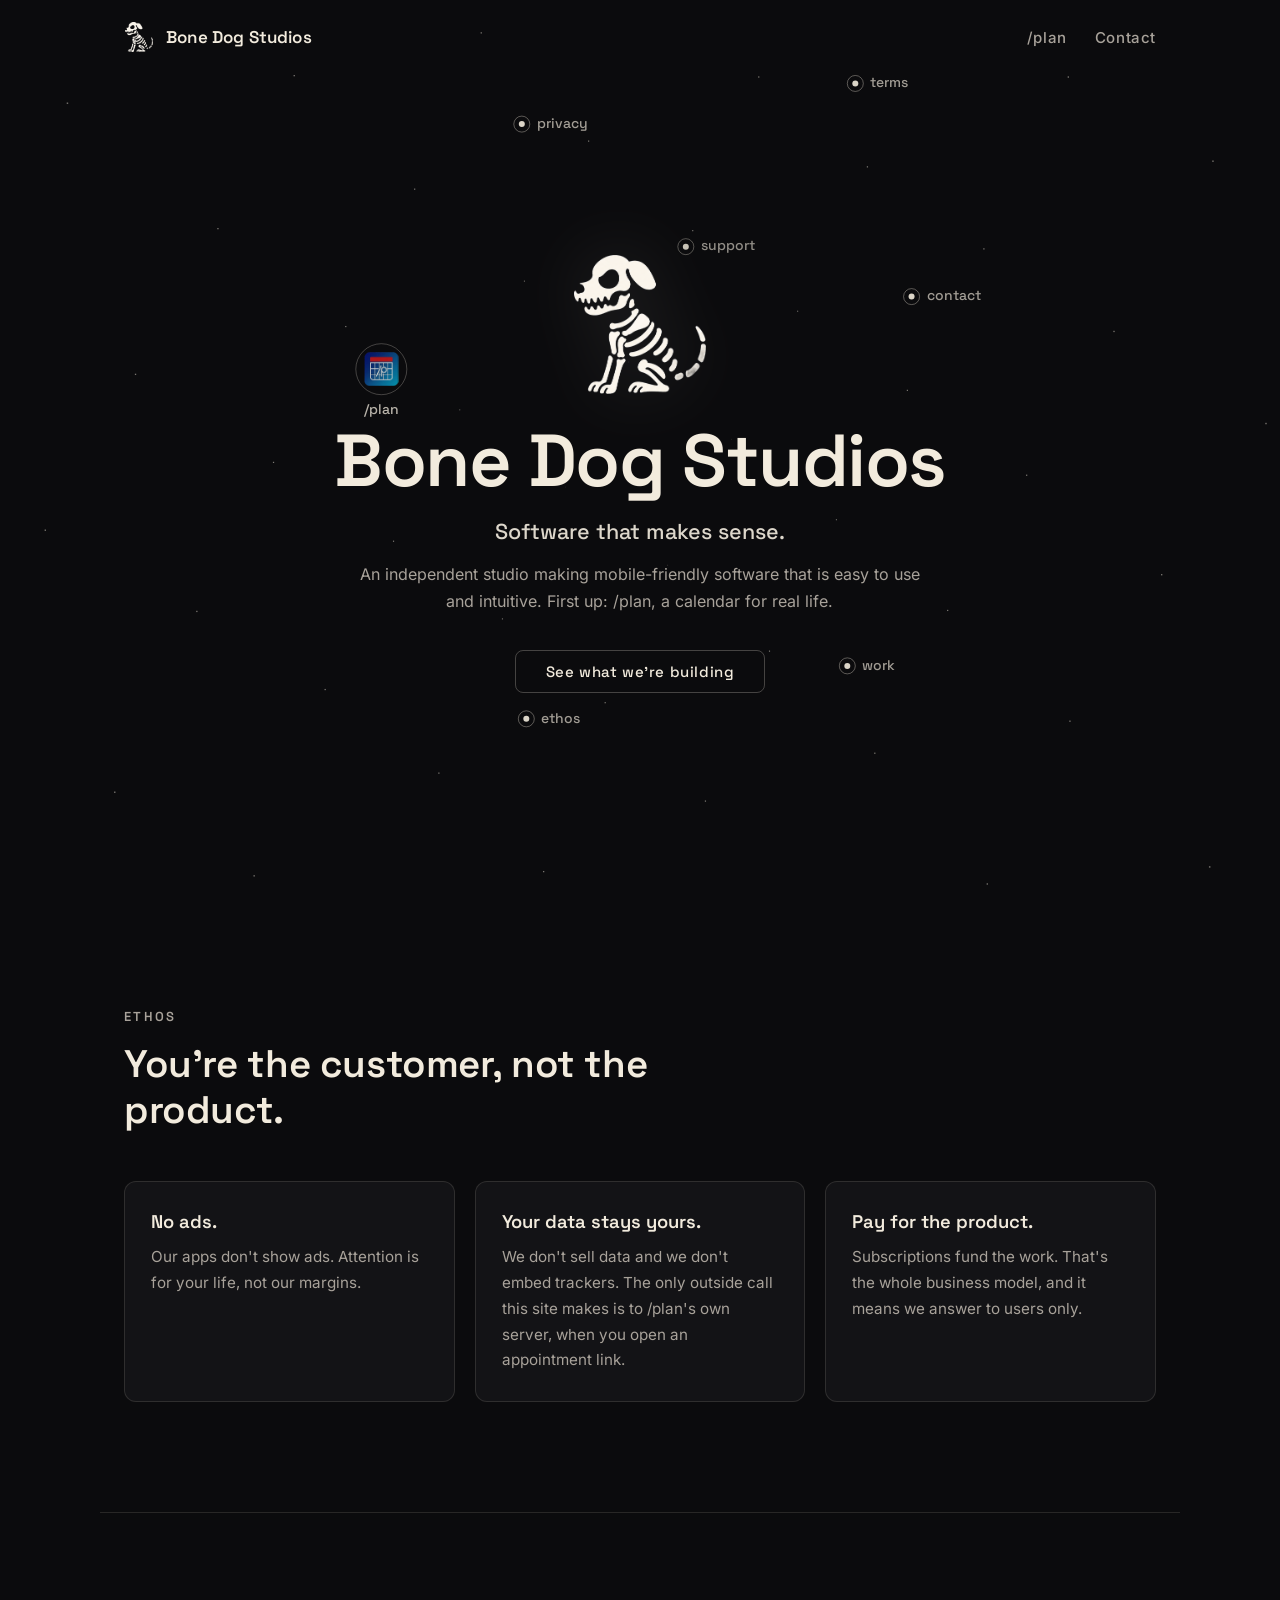
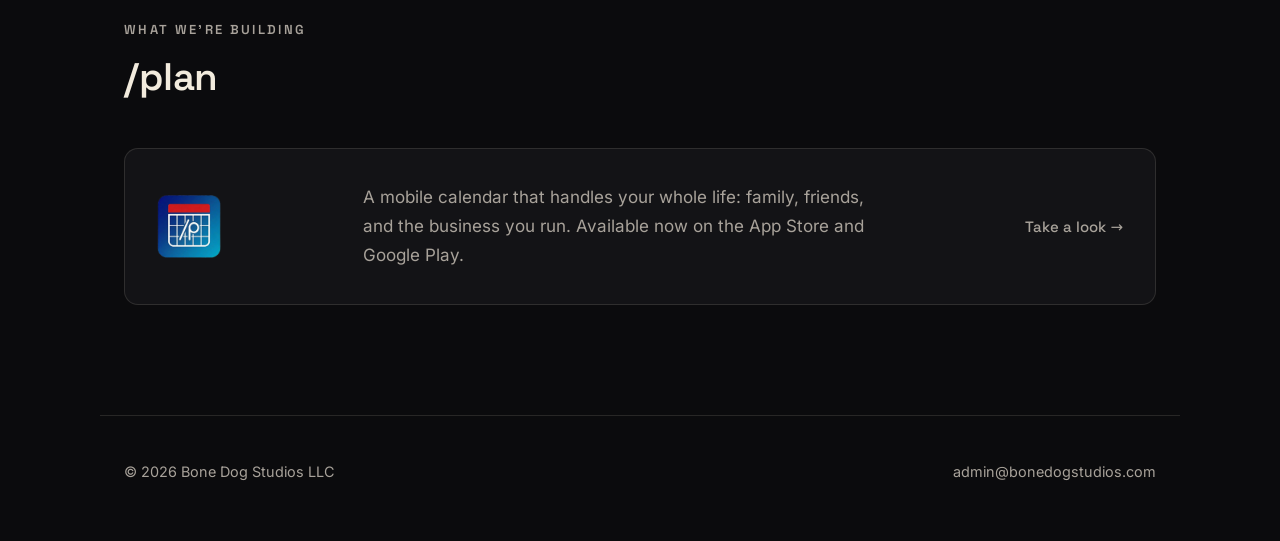
<file: index.html>
<!DOCTYPE html>
<html lang="en">
<head>
  <meta charset="UTF-8">
  <meta name="viewport" content="width=device-width, initial-scale=1.0">
  <script>document.documentElement.classList.add("js");</script>
  <title>Bone Dog Studios — independent software studio</title>
  <meta name="description" content="Bone Dog Studios is an independent software studio. No ads, no data selling — software you pay for, plainly.">
  <link rel="icon" type="image/png" sizes="32x32" href="/assets/img/favicon-32.png">
  <link rel="apple-touch-icon" href="/assets/img/favicon-180.png">
  <link rel="preload" href="/assets/fonts/space-grotesk-vf.woff2" as="font" type="font/woff2" crossorigin>
  <link rel="preload" href="/assets/fonts/inter-vf.woff2" as="font" type="font/woff2" crossorigin>
  <link rel="stylesheet" href="/assets/site.css?v=10">
  <meta property="og:title" content="Bone Dog Studios">
  <meta property="og:description" content="Independent studio. Software that makes sense.">
  <meta property="og:image" content="https://bonedogstudios.com/assets/img/favicon-180.png">
</head>
<body>
  <a class="skip" href="#main">Skip to content</a>

  <header class="nav">
    <a class="brand" href="/">
      <img class="brand-mark" src="/assets/img/bone-dog-mark.png" alt="">
      Bone Dog Studios
    </a>
    <nav>
      <a href="/plan/">/plan</a>
      <a href="mailto:admin@bonedogstudios.com">Contact</a>
    </nav>
  </header>

  <main id="main">
    <section class="hero">
      <canvas id="sphere" aria-hidden="true"></canvas>
      <div class="hero-inner">
        <img class="hero-logo" src="/assets/img/bone-dog-mark.png" alt="Bone Dog Studios skeleton dog logo">
        <h1>Bone Dog Studios</h1>
        <p class="tagline">Software that makes sense.</p>
        <p class="sub">An independent studio making mobile-friendly software that is easy to use and intuitive. First up: /plan, a calendar for real life.</p>
        <a class="btn" href="/plan/">See what we're building</a>
      </div>
    </section>

    <section class="section reveal" id="ethos">
      <p class="section-kicker">Ethos</p>
      <h2>You're the customer, not the product.</h2>
      <div class="grid-3">
        <div class="card">
          <h3>No ads.</h3>
          <p>Our apps don't show ads. Attention is for your life, not our margins.</p>
        </div>
        <div class="card">
          <h3>Your data stays yours.</h3>
          <p>We don't sell data and we don't embed trackers. The only outside call this site makes is to /plan's own server, when you open an appointment link.</p>
        </div>
        <div class="card">
          <h3>Pay for the product.</h3>
          <p>Subscriptions fund the work. That's the whole business model, and it means we answer to users only.</p>
        </div>
      </div>
    </section>

    <section class="section reveal" id="work">
      <p class="section-kicker">What we're building</p>
      <h2>/plan</h2>
      <a class="product-card" href="/plan/">
        <img class="product-logo" src="/assets/img/plan-mark.png" alt="/plan app logo">
        <div>
          <p>A mobile calendar that handles your whole life: family, friends, and the business you run. Available now on the App Store and Google Play.</p>
        </div>
        <span class="go">Take a look &rarr;</span>
      </a>
    </section>
  </main>

  <footer class="site-footer">
    <span>&copy; 2026 Bone Dog Studios LLC</span>
    <nav>
      <a href="mailto:admin@bonedogstudios.com">admin@bonedogstudios.com</a>
    </nav>
  </footer>

  <script src="/assets/sphere.js?v=6" defer></script>
</body>
</html>
</file>
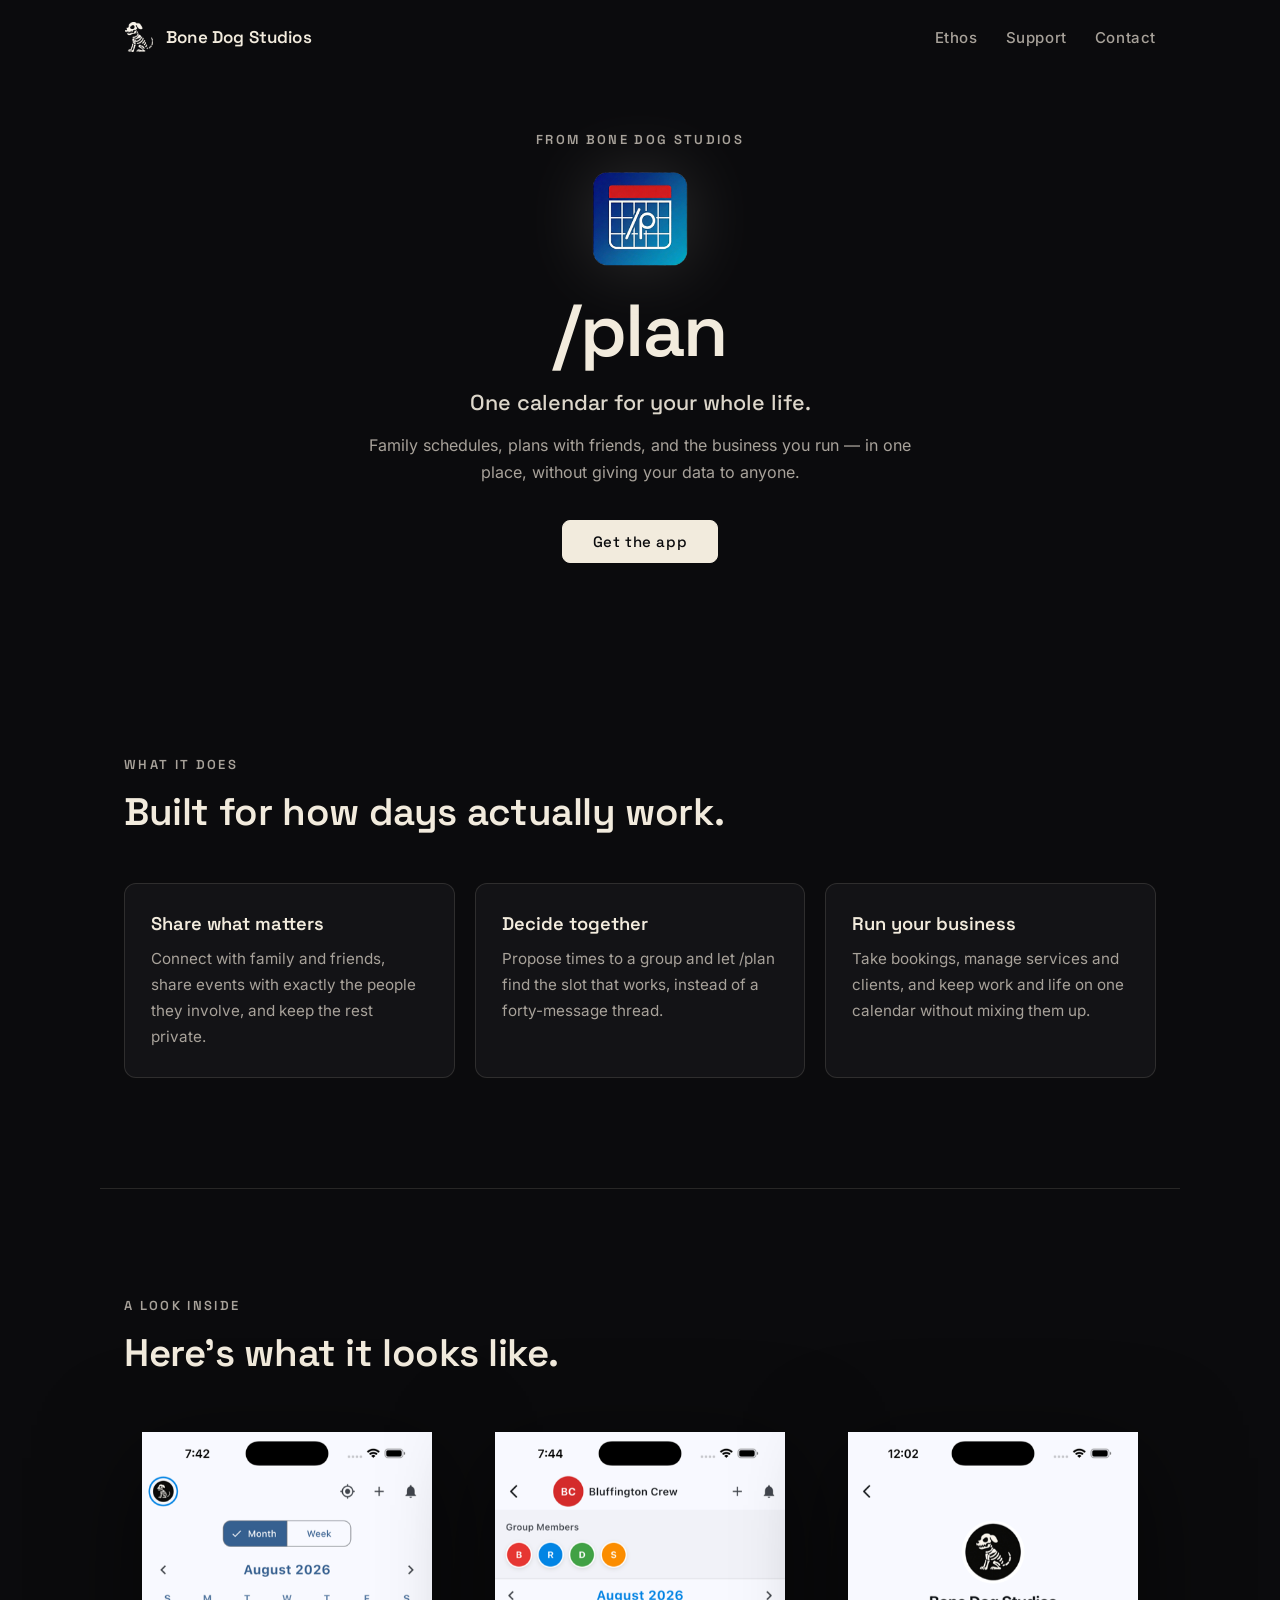
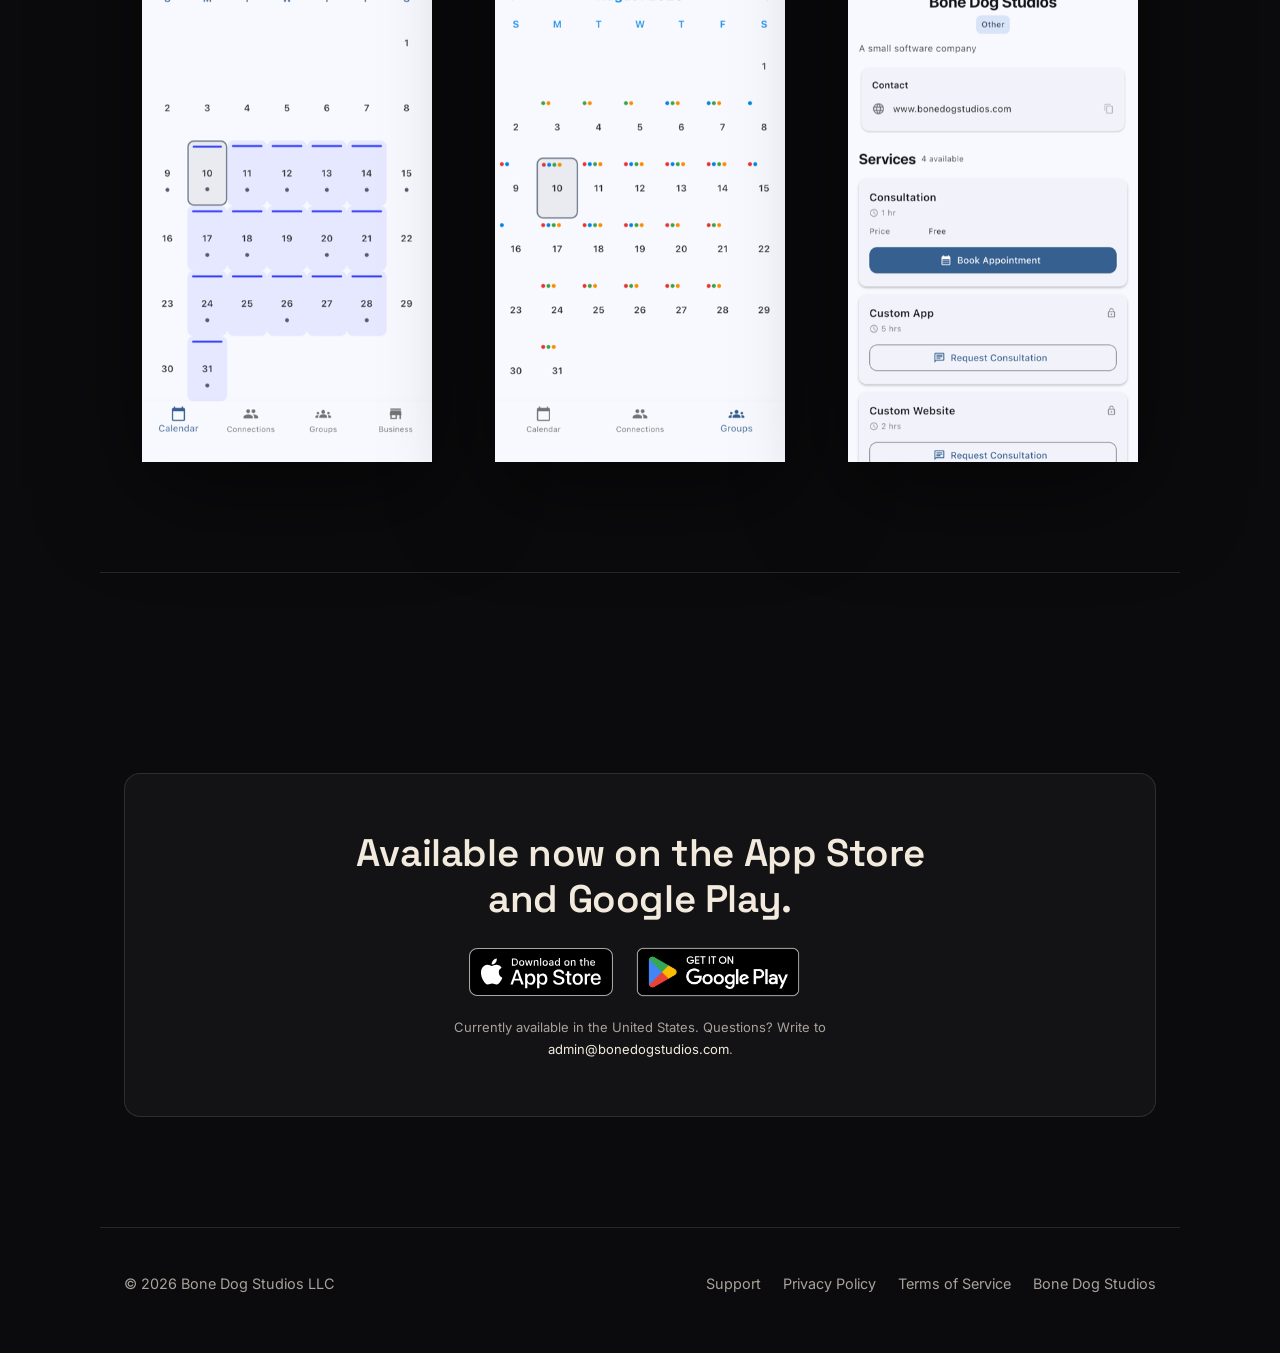
<file: plan/index.html>
<!DOCTYPE html>
<html lang="en">
<head>
  <meta charset="UTF-8">
  <meta name="viewport" content="width=device-width, initial-scale=1.0">
  <script>document.documentElement.classList.add("js");</script>
  <title>/plan — a calendar for real life | Bone Dog Studios</title>
  <meta name="description" content="/plan is a mobile calendar for your whole life: family, friends, and the business you run. Available now on the App Store and Google Play.">
  <link rel="icon" type="image/png" sizes="32x32" href="/assets/img/favicon-32.png">
  <link rel="apple-touch-icon" href="/assets/img/favicon-180.png">
  <link rel="preload" href="/assets/fonts/space-grotesk-vf.woff2" as="font" type="font/woff2" crossorigin>
  <link rel="preload" href="/assets/fonts/inter-vf.woff2" as="font" type="font/woff2" crossorigin>
  <link rel="stylesheet" href="/assets/site.css?v=10">
  <meta property="og:title" content="/plan — a calendar for real life">
  <meta property="og:description" content="One calendar for family, friends, and the business you run. Available now on iPhone and Android.">
</head>
<body>
  <a class="skip" href="#main">Skip to content</a>

  <header class="nav">
    <a class="brand" href="/">
      <img class="brand-mark" src="/assets/img/bone-dog-mark.png" alt="">
      Bone Dog Studios
    </a>
    <nav>
      <a href="/#ethos">Ethos</a>
      <a href="/plan/support/">Support</a>
      <a href="mailto:admin@bonedogstudios.com">Contact</a>
    </nav>
  </header>

  <main id="main">
    <section class="hero" style="min-height: 72svh;">
      <div class="hero-inner">
        <p class="section-kicker">From Bone Dog Studios</p>
        <img class="hero-logo app-logo" src="/assets/img/plan-mark.png" alt="/plan app logo">
        <h1 class="wordmark">/plan</h1>
        <p class="tagline">One calendar for your whole life.</p>
        <p class="sub">Family schedules, plans with friends, and the business you run &mdash; in one place, without giving your data to anyone.</p>
        <a class="btn solid" href="#get">Get the app</a>
      </div>
    </section>

    <section class="section reveal">
      <p class="section-kicker">What it does</p>
      <h2>Built for how days actually work.</h2>
      <div class="grid-3">
        <div class="card">
          <h3>Share what matters</h3>
          <p>Connect with family and friends, share events with exactly the people they involve, and keep the rest private.</p>
        </div>
        <div class="card">
          <h3>Decide together</h3>
          <p>Propose times to a group and let /plan find the slot that works, instead of a forty-message thread.</p>
        </div>
        <div class="card">
          <h3>Run your business</h3>
          <p>Take bookings, manage services and clients, and keep work and life on one calendar without mixing them up.</p>
        </div>
      </div>
    </section>

    <section class="section reveal">
      <p class="section-kicker">A look inside</p>
      <h2>Here&rsquo;s what it looks like.</h2>
      <div class="phones">
        <img class="shot" src="/assets/img/screenshots/plan-1.png?v=2" alt="/plan month calendar with events and work schedule">
        <img class="shot" src="/assets/img/screenshots/plan-2.png?v=2" alt="/plan shared group calendar with four members' color-coded events">
        <img class="shot" src="/assets/img/screenshots/plan-3.png?v=2" alt="/plan public business profile with bookable services">
      </div>
    </section>

    <section class="section reveal" id="get">
      <div class="cta-panel">
        <h2>Available now on the App Store and Google Play.</h2>
        <div class="store-row">
          <a class="store-badge apple" href="https://apps.apple.com/us/app/plan-by-bone-dog-studios/id6777535954"><img src="/assets/img/badges/app-store-badge.svg" alt="Download on the App Store"></a>
          <a class="store-badge google" href="https://play.google.com/store/apps/details?id=com.bonedogstudios.plan"><img src="/assets/img/badges/google-play-badge.png" alt="Get it on Google Play"></a>
        </div>
        <p class="store-note">Currently available in the United States. Questions? Write to <a href="mailto:admin@bonedogstudios.com">admin@bonedogstudios.com</a>.</p>
      </div>
    </section>
  </main>

  <footer class="site-footer">
    <span>&copy; 2026 Bone Dog Studios LLC</span>
    <nav>
      <a href="/plan/support/">Support</a>
      <a href="/plan/privacy/">Privacy Policy</a>
      <a href="/plan/terms/">Terms of Service</a>
      <a href="/">Bone Dog Studios</a>
    </nav>
  </footer>

  <script src="/assets/sphere.js?v=6" defer></script>
</body>
</html>
</file>
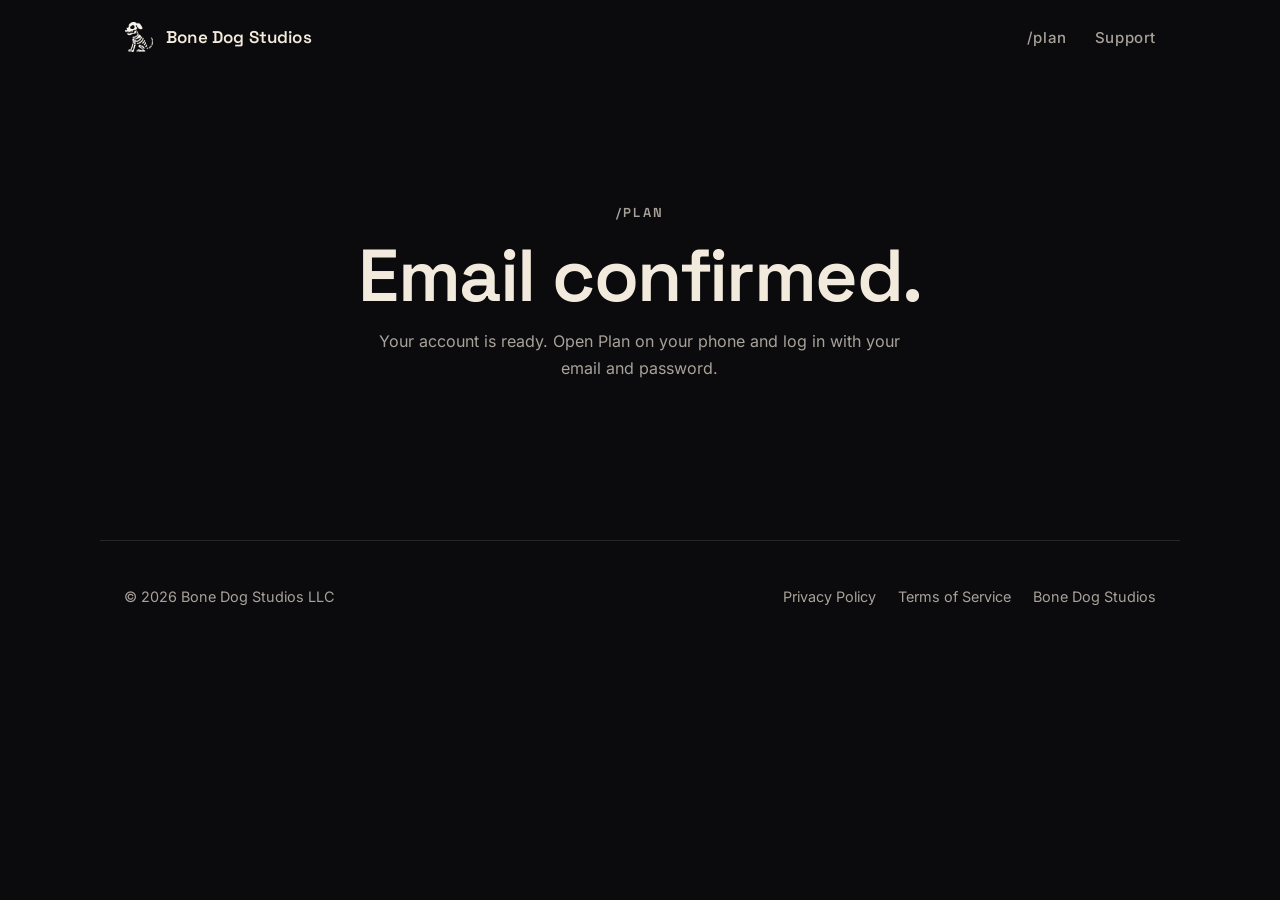
<file: plan/confirmed/index.html>
<!DOCTYPE html>
<html lang="en">
<head>
  <meta charset="UTF-8">
  <meta name="viewport" content="width=device-width, initial-scale=1.0">
  <script>document.documentElement.classList.add("js");</script>
  <title>Email confirmed | /plan</title>
  <meta name="description" content="Your /plan email address is confirmed.">
  <meta name="robots" content="noindex">
  <link rel="icon" type="image/png" sizes="32x32" href="/assets/img/favicon-32.png">
  <link rel="apple-touch-icon" href="/assets/img/favicon-180.png">
  <link rel="preload" href="/assets/fonts/space-grotesk-vf.woff2" as="font" type="font/woff2" crossorigin>
  <link rel="preload" href="/assets/fonts/inter-vf.woff2" as="font" type="font/woff2" crossorigin>
  <link rel="stylesheet" href="/assets/site.css?v=10">
</head>
<body>
  <a class="skip" href="#main">Skip to content</a>

  <header class="nav">
    <a class="brand" href="/">
      <img class="brand-mark" src="/assets/img/bone-dog-mark.png" alt="">
      Bone Dog Studios
    </a>
    <nav>
      <a href="/plan/">/plan</a>
      <a href="/plan/support/">Support</a>
    </nav>
  </header>

  <main id="main">
    <!--
      Supabase sends the user here after it verifies the sign-up confirmation
      link (the app passes this URL as emailRedirectTo; it must be on the
      project's Redirect URL allowlist). Two shapes arrive:

        success:  /plan/confirmed/?code=<pkce code>
        failure:  /plan/confirmed/?error=access_denied&error_code=otp_expired
                  &error_description=...   (sometimes in the #fragment instead)

      With a code, "Open Plan" hands it to the app (io.supabase.plan://
      login-callback?code=...) which finishes the sign-in on the phone that
      signed up. Opened anywhere else, the app can't complete that exchange, so
      the copy also says "open Plan and log in". Before this page existed
      (2026-10-07) the link dropped people on the /plan landing page with no
      word that anything had happened.
    -->
    <section class="hero" style="min-height: 60svh;">
      <div class="hero-inner">
        <p class="section-kicker">/plan</p>
        <h1 id="headline">Email confirmed.</h1>
        <p class="sub" id="lede">Your account is ready. Open Plan on your phone and log in with your email and password.</p>
        <p id="actions">
          <a class="btn solid" id="open-app" href="#" style="display:none">Open Plan</a>
        </p>
        <p class="sub" id="hint" style="display:none; font-size:.95rem; opacity:.8;">On the phone you signed up with? Tap <strong>Open Plan</strong> to finish signing in.</p>
      </div>
    </section>
  </main>

  <footer class="site-footer">
    <span>&copy; 2026 Bone Dog Studios LLC</span>
    <nav>
      <a href="/plan/privacy/">Privacy Policy</a>
      <a href="/plan/terms/">Terms of Service</a>
      <a href="/">Bone Dog Studios</a>
    </nav>
  </footer>

  <script>
    (function () {
      var q = new URLSearchParams(location.search);
      // Supabase puts errors in the query for PKCE and in the fragment for the
      // implicit flow; read both.
      var h = new URLSearchParams((location.hash || '').replace(/^#/, ''));
      var get = function (k) { return q.get(k) || h.get(k); };

      var headline = document.getElementById('headline');
      var lede = document.getElementById('lede');
      var openApp = document.getElementById('open-app');
      var hint = document.getElementById('hint');

      var err = get('error') || get('error_code');
      if (err) {
        var expired = (get('error_code') || '').indexOf('expired') !== -1 ||
                      (get('error_description') || '').toLowerCase().indexOf('expired') !== -1;
        headline.textContent = expired ? 'That link has expired.' : 'That link didn’t work.';
        lede.textContent = 'Confirmation links are single-use and expire after a while. Open Plan, log in, and tap "Resend email" to get a fresh one.';
        return;
      }

      var code = q.get('code');
      // Only hand a well-formed PKCE code to the app.
      if (code && /^[A-Za-z0-9._~-]{8,256}$/.test(code)) {
        openApp.href = 'io.supabase.plan://login-callback?code=' + encodeURIComponent(code);
        // site.css sets .btn { display:inline-flex }, which beats the `hidden`
        // attribute, so toggle inline display instead.
        openApp.style.display = '';
        var ua = navigator.userAgent || '';
        var mobile = /iPhone|iPad|iPod|Android/i.test(ua) ||
          (navigator.platform === 'MacIntel' && navigator.maxTouchPoints > 1);
        if (mobile) {
          hint.style.display = '';
          lede.textContent = 'Your account is ready.';
        }
      }
    })();
  </script>
</body>
</html>
</file>
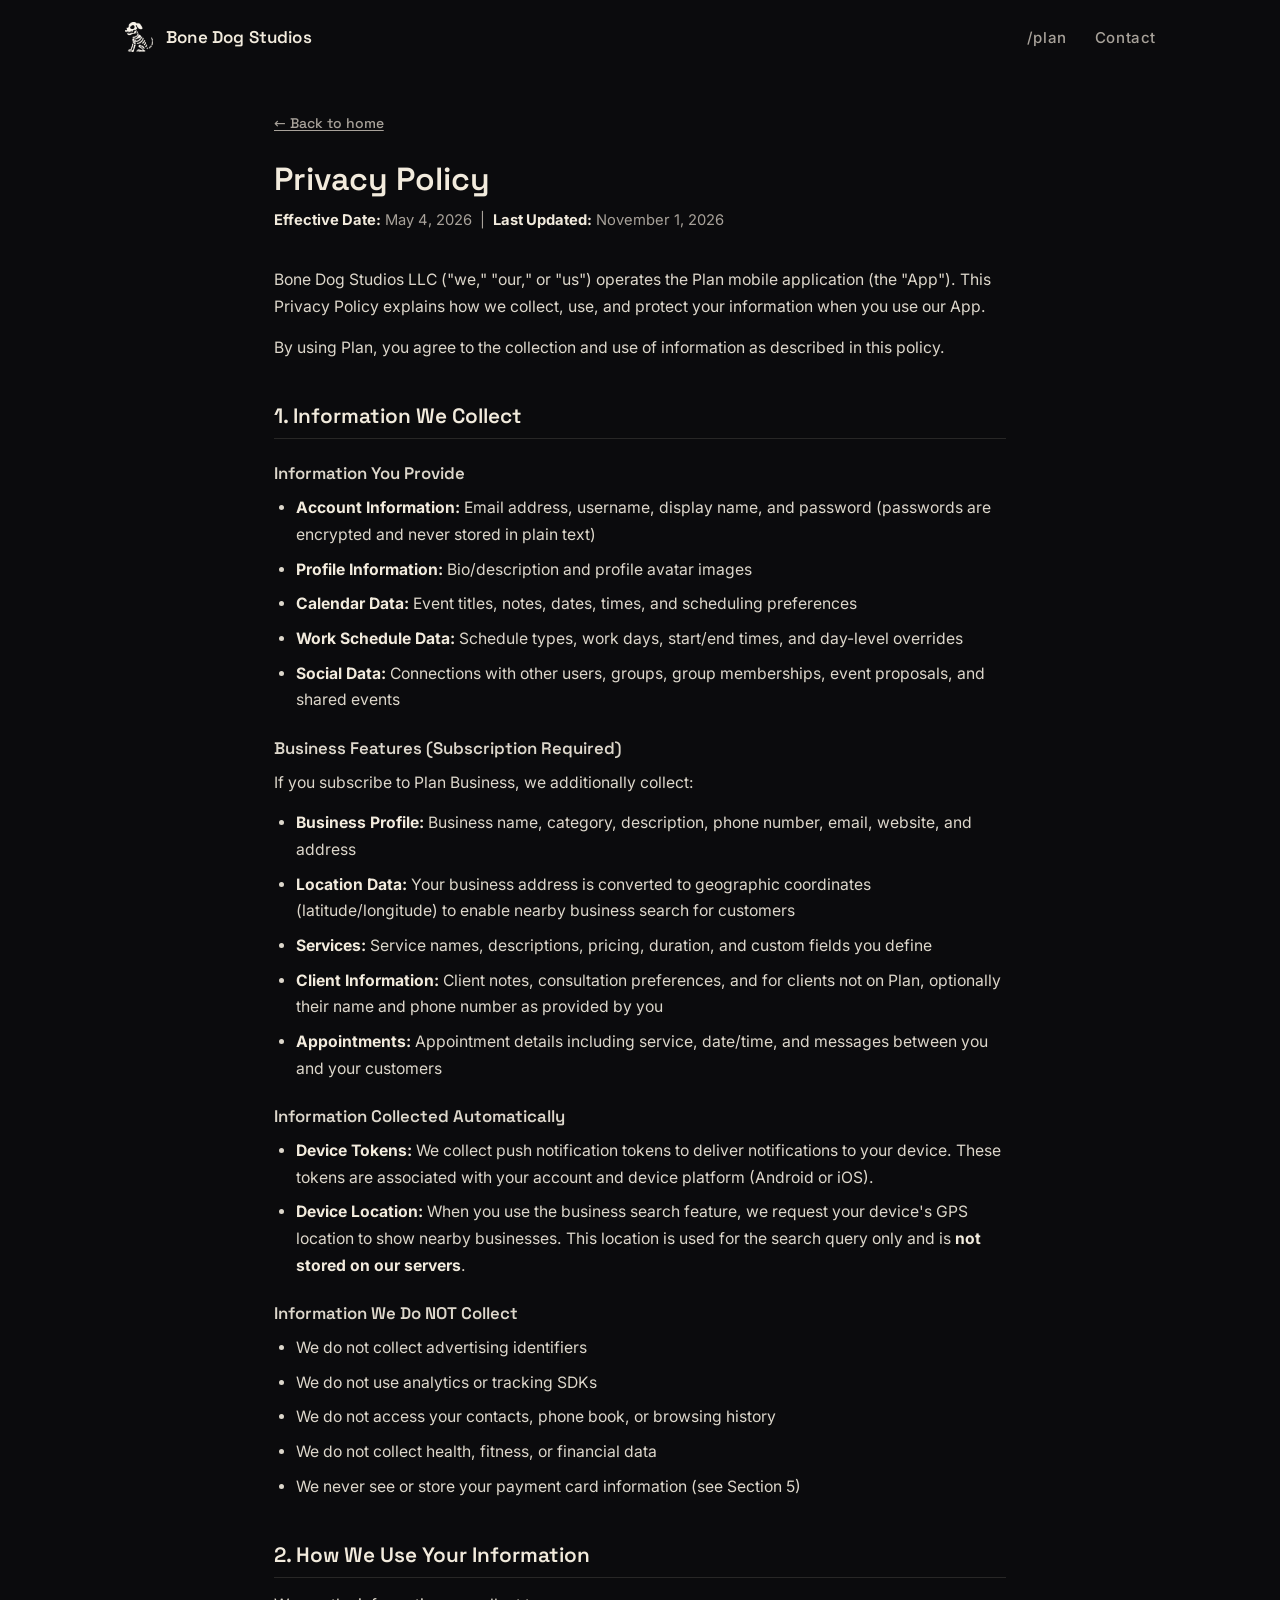
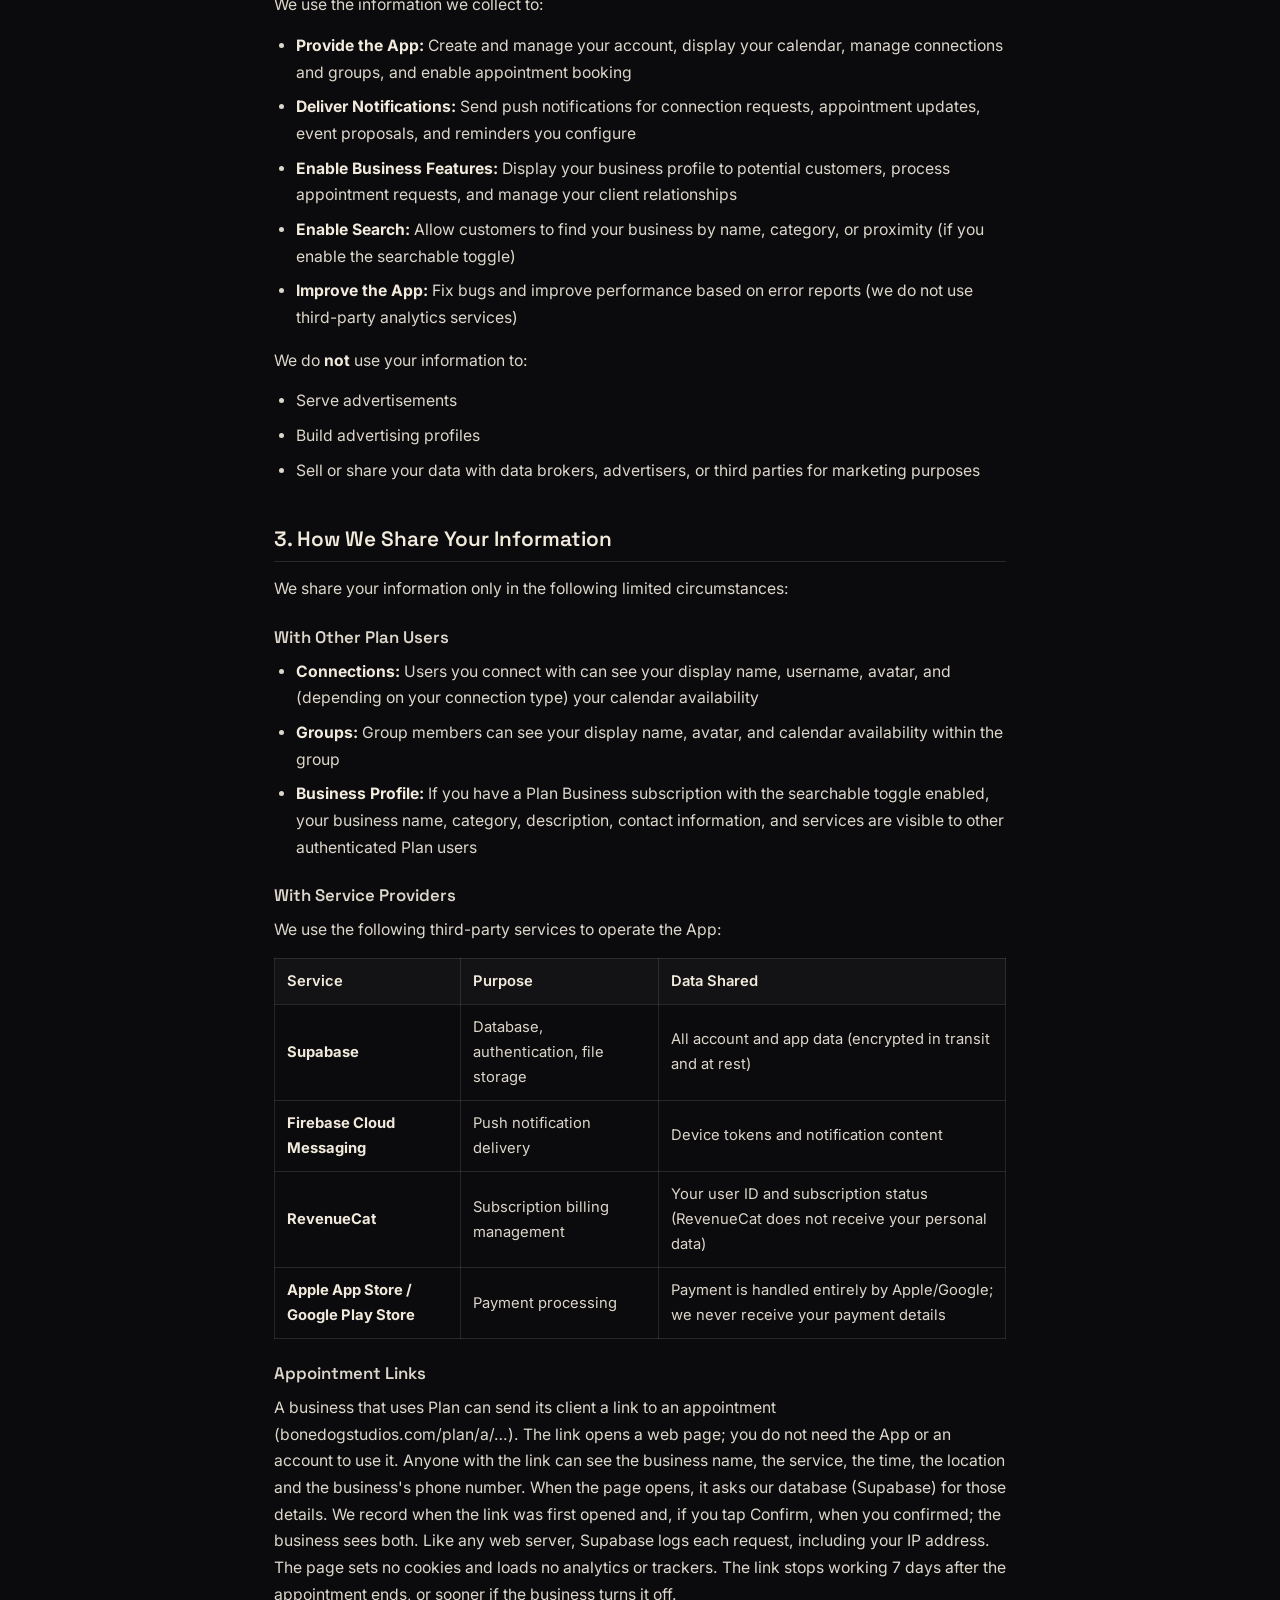
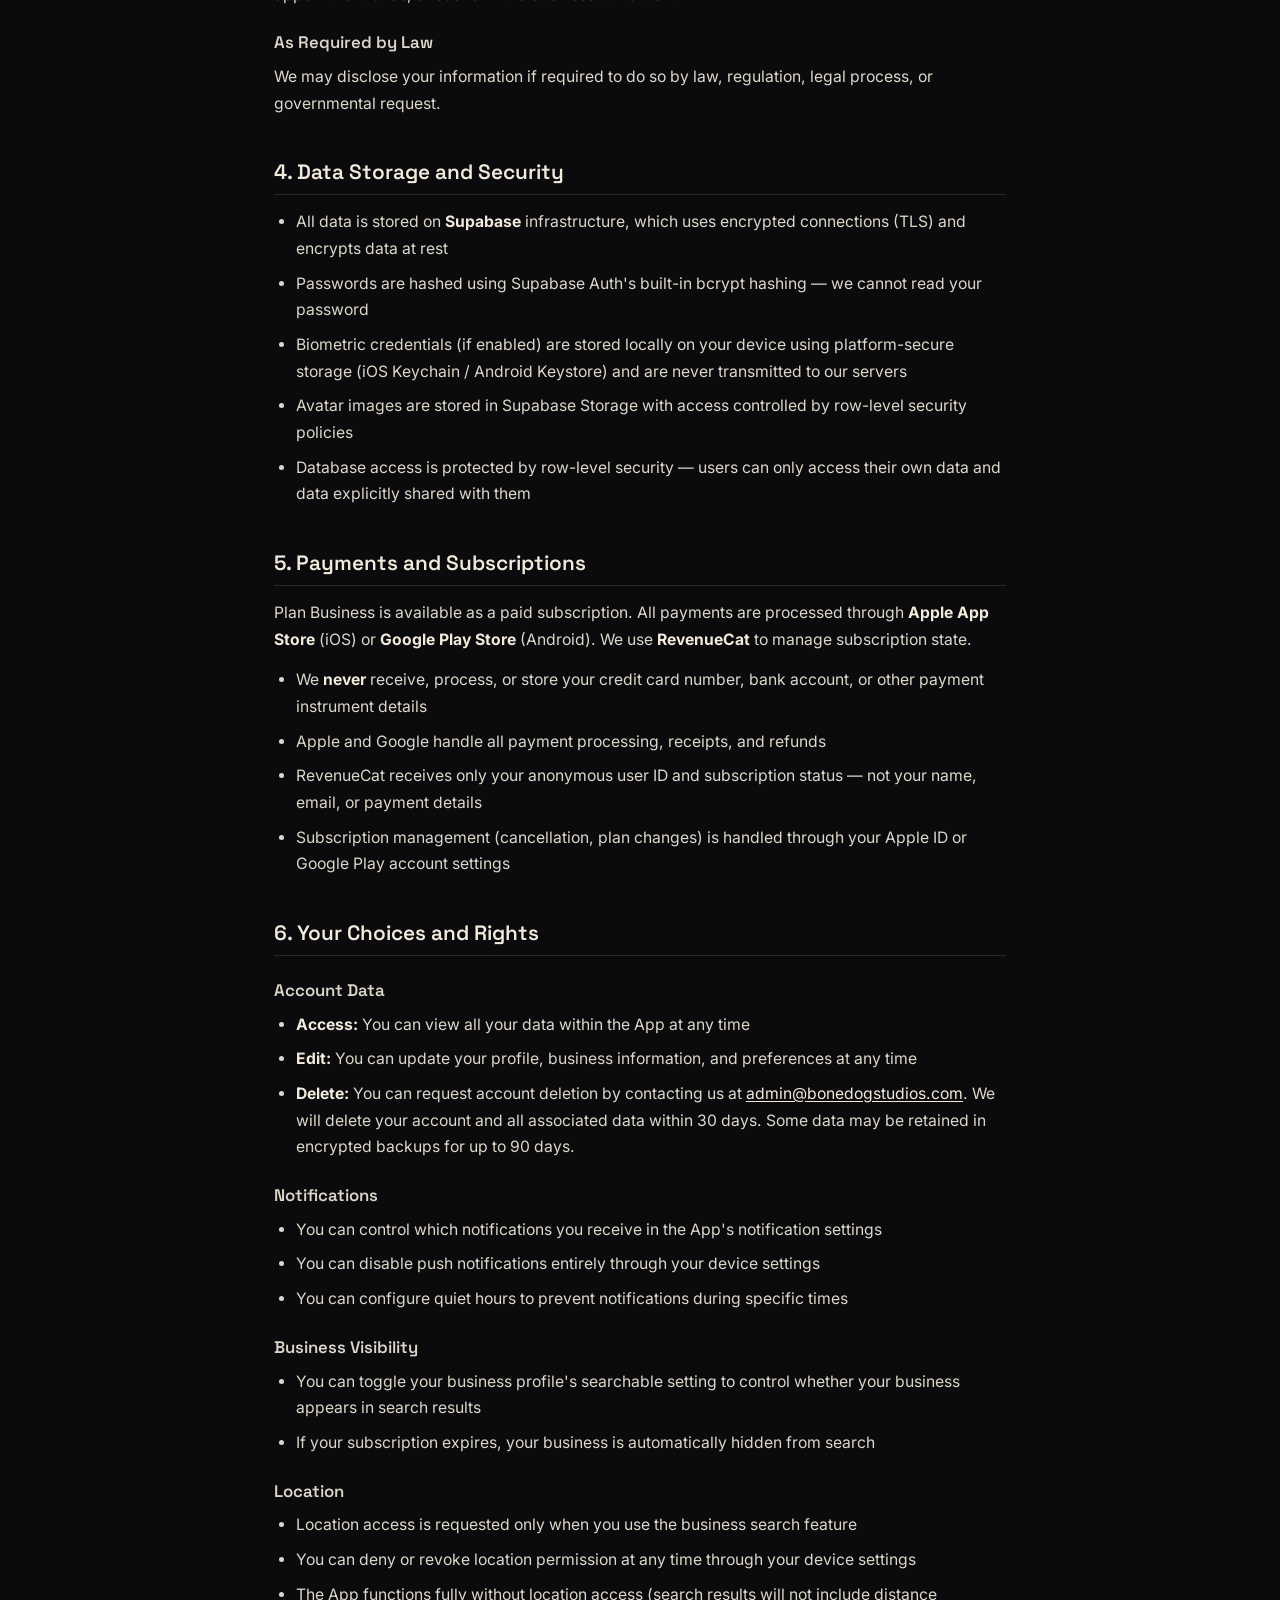
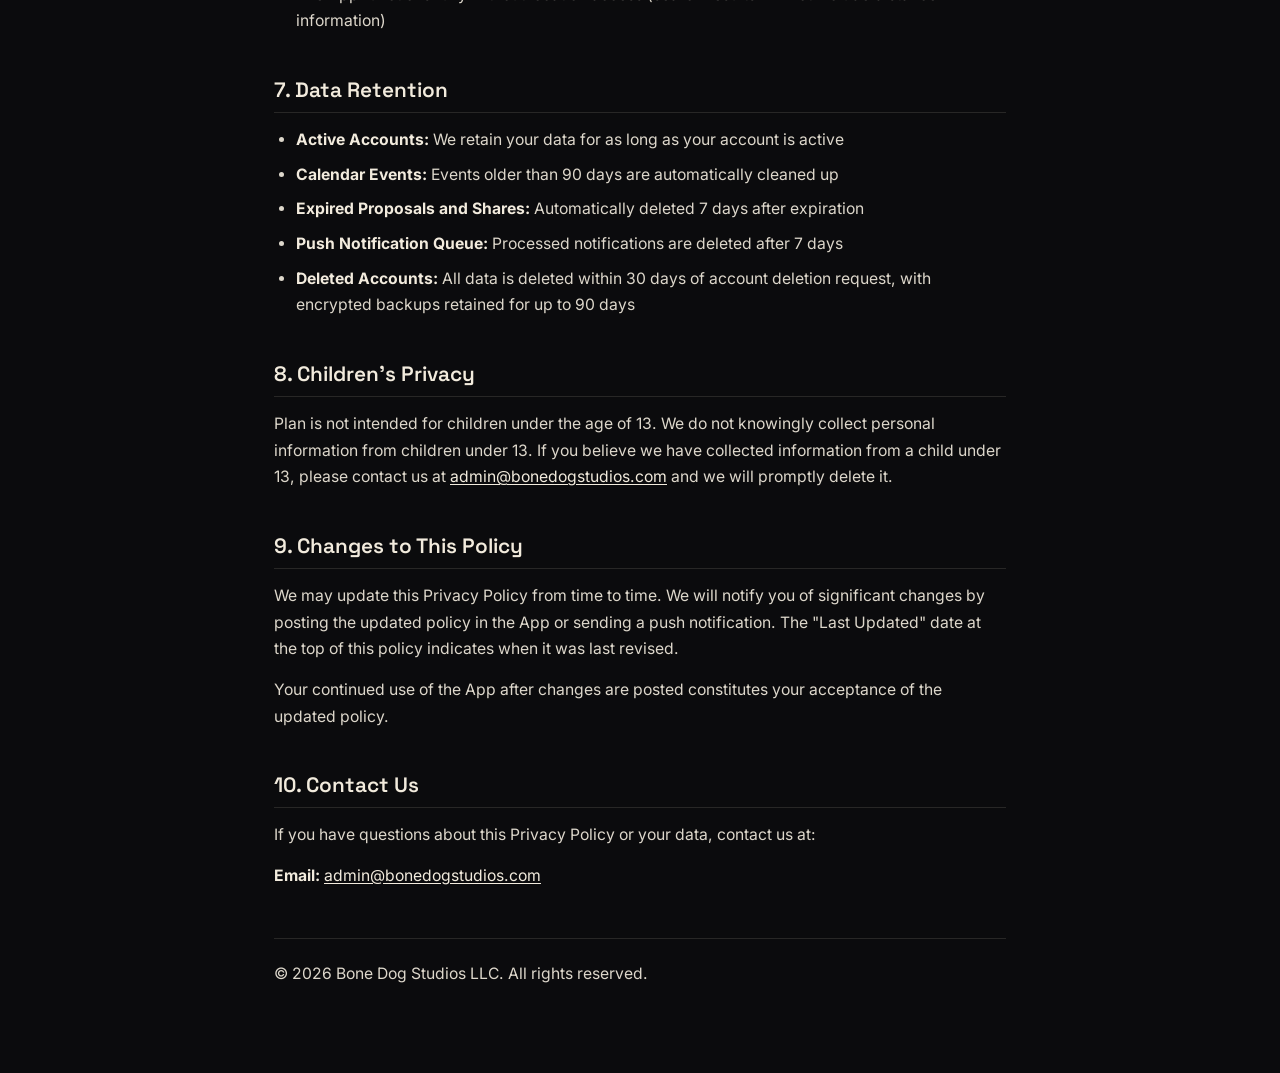
<file: plan/privacy/index.html>
<!DOCTYPE html>
<html lang="en">
<head>
  <meta charset="UTF-8">
  <meta name="viewport" content="width=device-width, initial-scale=1.0">
  <title>Privacy Policy &mdash; /plan</title>
  <link rel="icon" type="image/png" sizes="32x32" href="/assets/img/favicon-32.png">
  <link rel="apple-touch-icon" href="/assets/img/favicon-180.png">
  <link rel="preload" href="/assets/fonts/space-grotesk-vf.woff2" as="font" type="font/woff2" crossorigin>
  <link rel="preload" href="/assets/fonts/inter-vf.woff2" as="font" type="font/woff2" crossorigin>
  <link rel="stylesheet" href="/assets/site.css?v=10">
</head>
<body>
  <header class="nav flow">
    <a class="brand" href="/">
      <img class="brand-mark" src="/assets/img/bone-dog-mark.png" alt="">
      Bone Dog Studios
    </a>
    <nav>
      <a href="/plan/">/plan</a>
      <a href="mailto:admin@bonedogstudios.com">Contact</a>
    </nav>
  </header>
  <main class="container legal-content">
    <a href="/" class="back-link">&larr; Back to home</a>

    <h1>Privacy Policy</h1>
    <p class="effective-date"><strong>Effective Date:</strong> May 4, 2026 &nbsp;|&nbsp; <strong>Last Updated:</strong> November 1, 2026</p>

    <p>Bone Dog Studios LLC ("we," "our," or "us") operates the Plan mobile application (the "App"). This Privacy Policy explains how we collect, use, and protect your information when you use our App.</p>
    <p>By using Plan, you agree to the collection and use of information as described in this policy.</p>

    <h2>1. Information We Collect</h2>

    <h3>Information You Provide</h3>
    <ul>
      <li><strong>Account Information:</strong> Email address, username, display name, and password (passwords are encrypted and never stored in plain text)</li>
      <li><strong>Profile Information:</strong> Bio/description and profile avatar images</li>
      <li><strong>Calendar Data:</strong> Event titles, notes, dates, times, and scheduling preferences</li>
      <li><strong>Work Schedule Data:</strong> Schedule types, work days, start/end times, and day-level overrides</li>
      <li><strong>Social Data:</strong> Connections with other users, groups, group memberships, event proposals, and shared events</li>
    </ul>

    <h3>Business Features (Subscription Required)</h3>
    <p>If you subscribe to Plan Business, we additionally collect:</p>
    <ul>
      <li><strong>Business Profile:</strong> Business name, category, description, phone number, email, website, and address</li>
      <li><strong>Location Data:</strong> Your business address is converted to geographic coordinates (latitude/longitude) to enable nearby business search for customers</li>
      <li><strong>Services:</strong> Service names, descriptions, pricing, duration, and custom fields you define</li>
      <li><strong>Client Information:</strong> Client notes, consultation preferences, and for clients not on Plan, optionally their name and phone number as provided by you</li>
      <li><strong>Appointments:</strong> Appointment details including service, date/time, and messages between you and your customers</li>
    </ul>

    <h3>Information Collected Automatically</h3>
    <ul>
      <li><strong>Device Tokens:</strong> We collect push notification tokens to deliver notifications to your device. These tokens are associated with your account and device platform (Android or iOS).</li>
      <li><strong>Device Location:</strong> When you use the business search feature, we request your device's GPS location to show nearby businesses. This location is used for the search query only and is <strong>not stored on our servers</strong>.</li>
    </ul>

    <h3>Information We Do NOT Collect</h3>
    <ul>
      <li>We do not collect advertising identifiers</li>
      <li>We do not use analytics or tracking SDKs</li>
      <li>We do not access your contacts, phone book, or browsing history</li>
      <li>We do not collect health, fitness, or financial data</li>
      <li>We never see or store your payment card information (see Section 5)</li>
    </ul>

    <h2>2. How We Use Your Information</h2>
    <p>We use the information we collect to:</p>
    <ul>
      <li><strong>Provide the App:</strong> Create and manage your account, display your calendar, manage connections and groups, and enable appointment booking</li>
      <li><strong>Deliver Notifications:</strong> Send push notifications for connection requests, appointment updates, event proposals, and reminders you configure</li>
      <li><strong>Enable Business Features:</strong> Display your business profile to potential customers, process appointment requests, and manage your client relationships</li>
      <li><strong>Enable Search:</strong> Allow customers to find your business by name, category, or proximity (if you enable the searchable toggle)</li>
      <li><strong>Improve the App:</strong> Fix bugs and improve performance based on error reports (we do not use third-party analytics services)</li>
    </ul>
    <p>We do <strong>not</strong> use your information to:</p>
    <ul>
      <li>Serve advertisements</li>
      <li>Build advertising profiles</li>
      <li>Sell or share your data with data brokers, advertisers, or third parties for marketing purposes</li>
    </ul>

    <h2>3. How We Share Your Information</h2>
    <p>We share your information only in the following limited circumstances:</p>

    <h3>With Other Plan Users</h3>
    <ul>
      <li><strong>Connections:</strong> Users you connect with can see your display name, username, avatar, and (depending on your connection type) your calendar availability</li>
      <li><strong>Groups:</strong> Group members can see your display name, avatar, and calendar availability within the group</li>
      <li><strong>Business Profile:</strong> If you have a Plan Business subscription with the searchable toggle enabled, your business name, category, description, contact information, and services are visible to other authenticated Plan users</li>
    </ul>

    <h3>With Service Providers</h3>
    <p>We use the following third-party services to operate the App:</p>
    <table>
      <thead>
        <tr>
          <th>Service</th>
          <th>Purpose</th>
          <th>Data Shared</th>
        </tr>
      </thead>
      <tbody>
        <tr>
          <td><strong>Supabase</strong></td>
          <td>Database, authentication, file storage</td>
          <td>All account and app data (encrypted in transit and at rest)</td>
        </tr>
        <tr>
          <td><strong>Firebase Cloud Messaging</strong></td>
          <td>Push notification delivery</td>
          <td>Device tokens and notification content</td>
        </tr>
        <tr>
          <td><strong>RevenueCat</strong></td>
          <td>Subscription billing management</td>
          <td>Your user ID and subscription status (RevenueCat does not receive your personal data)</td>
        </tr>
        <tr>
          <td><strong>Apple App Store / Google Play Store</strong></td>
          <td>Payment processing</td>
          <td>Payment is handled entirely by Apple/Google; we never receive your payment details</td>
        </tr>
      </tbody>
    </table>

    <h3>Appointment Links</h3>
    <p>A business that uses Plan can send its client a link to an appointment (bonedogstudios.com/plan/a/&hellip;). The link opens a web page; you do not need the App or an account to use it. Anyone with the link can see the business name, the service, the time, the location and the business's phone number. When the page opens, it asks our database (Supabase) for those details. We record when the link was first opened and, if you tap Confirm, when you confirmed; the business sees both. Like any web server, Supabase logs each request, including your IP address. The page sets no cookies and loads no analytics or trackers. The link stops working 7 days after the appointment ends, or sooner if the business turns it off.</p>

    <h3>As Required by Law</h3>
    <p>We may disclose your information if required to do so by law, regulation, legal process, or governmental request.</p>

    <h2>4. Data Storage and Security</h2>
    <ul>
      <li>All data is stored on <strong>Supabase</strong> infrastructure, which uses encrypted connections (TLS) and encrypts data at rest</li>
      <li>Passwords are hashed using Supabase Auth's built-in bcrypt hashing &mdash; we cannot read your password</li>
      <li>Biometric credentials (if enabled) are stored locally on your device using platform-secure storage (iOS Keychain / Android Keystore) and are never transmitted to our servers</li>
      <li>Avatar images are stored in Supabase Storage with access controlled by row-level security policies</li>
      <li>Database access is protected by row-level security &mdash; users can only access their own data and data explicitly shared with them</li>
    </ul>

    <h2>5. Payments and Subscriptions</h2>
    <p>Plan Business is available as a paid subscription. All payments are processed through <strong>Apple App Store</strong> (iOS) or <strong>Google Play Store</strong> (Android). We use <strong>RevenueCat</strong> to manage subscription state.</p>
    <ul>
      <li>We <strong>never</strong> receive, process, or store your credit card number, bank account, or other payment instrument details</li>
      <li>Apple and Google handle all payment processing, receipts, and refunds</li>
      <li>RevenueCat receives only your anonymous user ID and subscription status &mdash; not your name, email, or payment details</li>
      <li>Subscription management (cancellation, plan changes) is handled through your Apple ID or Google Play account settings</li>
    </ul>

    <h2>6. Your Choices and Rights</h2>

    <h3>Account Data</h3>
    <ul>
      <li><strong>Access:</strong> You can view all your data within the App at any time</li>
      <li><strong>Edit:</strong> You can update your profile, business information, and preferences at any time</li>
      <li><strong>Delete:</strong> You can request account deletion by contacting us at <a href="mailto:admin@bonedogstudios.com">admin@bonedogstudios.com</a>. We will delete your account and all associated data within 30 days. Some data may be retained in encrypted backups for up to 90 days.</li>
    </ul>

    <h3>Notifications</h3>
    <ul>
      <li>You can control which notifications you receive in the App's notification settings</li>
      <li>You can disable push notifications entirely through your device settings</li>
      <li>You can configure quiet hours to prevent notifications during specific times</li>
    </ul>

    <h3>Business Visibility</h3>
    <ul>
      <li>You can toggle your business profile's searchable setting to control whether your business appears in search results</li>
      <li>If your subscription expires, your business is automatically hidden from search</li>
    </ul>

    <h3>Location</h3>
    <ul>
      <li>Location access is requested only when you use the business search feature</li>
      <li>You can deny or revoke location permission at any time through your device settings</li>
      <li>The App functions fully without location access (search results will not include distance information)</li>
    </ul>

    <h2>7. Data Retention</h2>
    <ul>
      <li><strong>Active Accounts:</strong> We retain your data for as long as your account is active</li>
      <li><strong>Calendar Events:</strong> Events older than 90 days are automatically cleaned up</li>
      <li><strong>Expired Proposals and Shares:</strong> Automatically deleted 7 days after expiration</li>
      <li><strong>Push Notification Queue:</strong> Processed notifications are deleted after 7 days</li>
      <li><strong>Deleted Accounts:</strong> All data is deleted within 30 days of account deletion request, with encrypted backups retained for up to 90 days</li>
    </ul>

    <h2>8. Children's Privacy</h2>
    <p>Plan is not intended for children under the age of 13. We do not knowingly collect personal information from children under 13. If you believe we have collected information from a child under 13, please contact us at <a href="mailto:admin@bonedogstudios.com">admin@bonedogstudios.com</a> and we will promptly delete it.</p>

    <h2>9. Changes to This Policy</h2>
    <p>We may update this Privacy Policy from time to time. We will notify you of significant changes by posting the updated policy in the App or sending a push notification. The "Last Updated" date at the top of this policy indicates when it was last revised.</p>
    <p>Your continued use of the App after changes are posted constitutes your acceptance of the updated policy.</p>

    <h2>10. Contact Us</h2>
    <p>If you have questions about this Privacy Policy or your data, contact us at:</p>
    <p><strong>Email:</strong> <a href="mailto:admin@bonedogstudios.com">admin@bonedogstudios.com</a></p>

    <footer>
      <p>&copy; 2026 Bone Dog Studios LLC. All rights reserved.</p>
    </footer>
  </main>
</body>
</html>
</file>
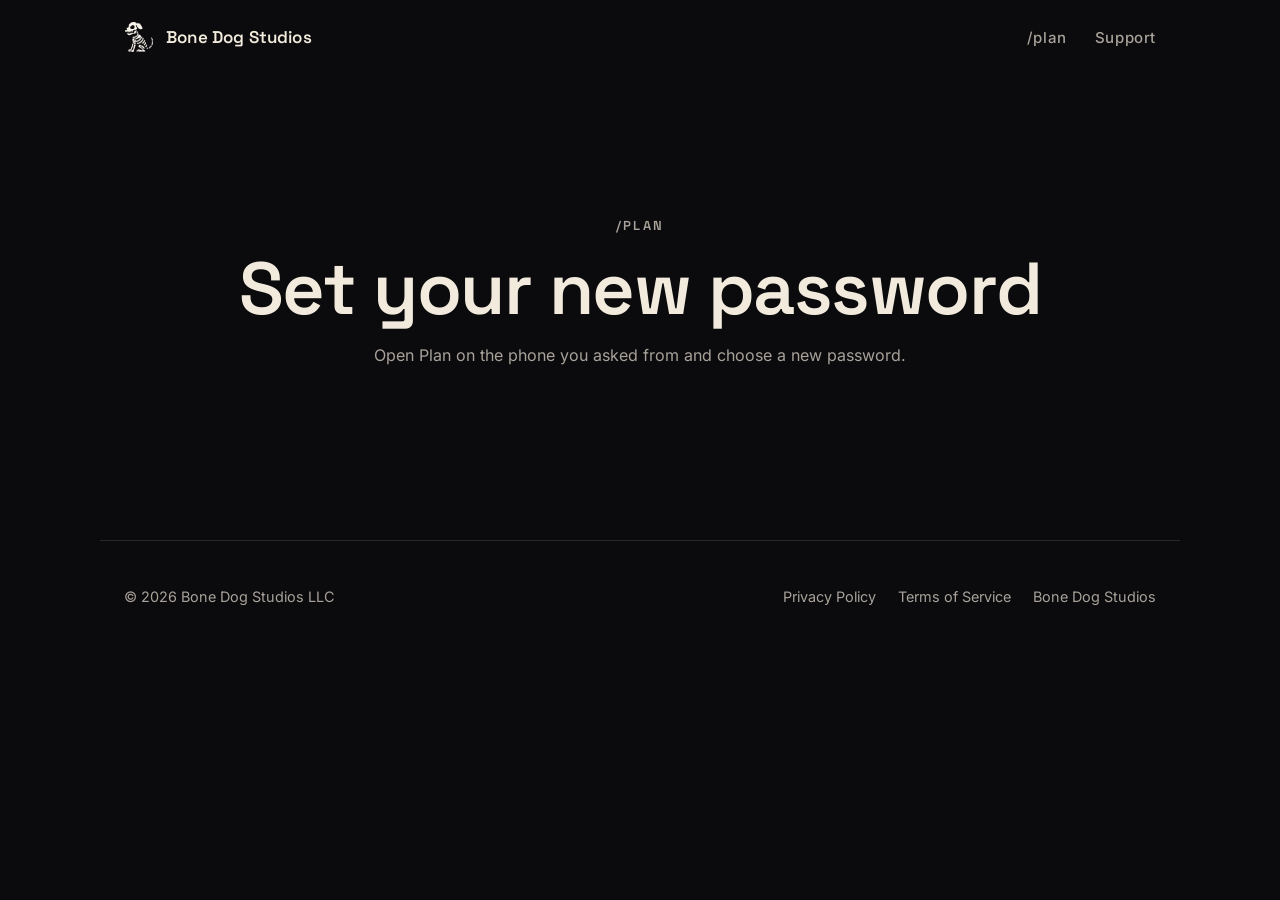
<file: plan/reset/index.html>
<!DOCTYPE html>
<html lang="en">
<head>
  <meta charset="UTF-8">
  <meta name="viewport" content="width=device-width, initial-scale=1.0">
  <script>document.documentElement.classList.add("js");</script>
  <title>Set your new password | /plan</title>
  <meta name="description" content="Choose a new password for your /plan account.">
  <meta name="robots" content="noindex">
  <link rel="icon" type="image/png" sizes="32x32" href="/assets/img/favicon-32.png">
  <link rel="apple-touch-icon" href="/assets/img/favicon-180.png">
  <link rel="preload" href="/assets/fonts/space-grotesk-vf.woff2" as="font" type="font/woff2" crossorigin>
  <link rel="preload" href="/assets/fonts/inter-vf.woff2" as="font" type="font/woff2" crossorigin>
  <link rel="stylesheet" href="/assets/site.css?v=10">
</head>
<body>
  <a class="skip" href="#main">Skip to content</a>

  <header class="nav">
    <a class="brand" href="/">
      <img class="brand-mark" src="/assets/img/bone-dog-mark.png" alt="">
      Bone Dog Studios
    </a>
    <nav>
      <a href="/plan/">/plan</a>
      <a href="/plan/support/">Support</a>
    </nav>
  </header>

  <main id="main">
    <!--
      Supabase sends the user here after it verifies the password-reset link
      (the app passes this URL as redirectTo in resetPasswordForEmail; it must
      be on the project's Redirect URL allowlist). Two shapes arrive:

        success:  /plan/reset/?code=<pkce code>
        failure:  /plan/reset/?error=access_denied&error_code=otp_expired
                  &error_description=...   (sometimes in the #fragment instead)

      With a code, "Open Plan" hands ONLY that code to the app
      (io.supabase.plan://reset-password?code=...). The app exchanges it with
      the PKCE verifier it stored when the reset was requested; that verifier
      also tells it this is a recovery, so no `type` parameter is read or
      forwarded. Opened on any other device the exchange cannot complete, so
      the copy says to open Plan on the phone the reset was asked from. Before
      this page existed (Part J J4, 2026-10-16) the email redirected to the
      bare io.supabase.plan:// scheme, a dead URL anywhere but that phone.
    -->
    <section class="hero" style="min-height: 60svh;">
      <div class="hero-inner">
        <p class="section-kicker">/plan</p>
        <h1 id="headline">Set your new password</h1>
        <p class="sub" id="lede">Open Plan on the phone you asked from and choose a new password.</p>
        <p id="actions">
          <a class="btn solid" id="open-app" href="#" style="display:none">Open Plan</a>
        </p>
        <p class="sub" id="hint" style="display:none; font-size:.95rem; opacity:.8;">On the phone you asked from? Tap <strong>Open Plan</strong>.</p>
      </div>
    </section>
  </main>

  <footer class="site-footer">
    <span>&copy; 2026 Bone Dog Studios LLC</span>
    <nav>
      <a href="/plan/privacy/">Privacy Policy</a>
      <a href="/plan/terms/">Terms of Service</a>
      <a href="/">Bone Dog Studios</a>
    </nav>
  </footer>

  <script>
    (function () {
      var q = new URLSearchParams(location.search);
      // Supabase puts errors in the query for PKCE and in the fragment for the
      // implicit flow; read both.
      var h = new URLSearchParams((location.hash || '').replace(/^#/, ''));
      var get = function (k) { return q.get(k) || h.get(k); };

      var headline = document.getElementById('headline');
      var lede = document.getElementById('lede');
      var openApp = document.getElementById('open-app');
      var hint = document.getElementById('hint');

      var err = get('error') || get('error_code');
      if (err) {
        var expired = (get('error_code') || '').indexOf('expired') !== -1 ||
                      (get('error_description') || '').toLowerCase().indexOf('expired') !== -1;
        headline.textContent = expired ? 'That link has expired.' : 'That link didn’t work.';
        lede.textContent = 'Open Plan, tap Forgot password, and ask for a new one.';
        return;
      }

      var code = q.get('code');
      // Only hand a well-formed PKCE code to the app.
      if (code && /^[A-Za-z0-9._~-]{8,256}$/.test(code)) {
        openApp.href = 'io.supabase.plan://reset-password?code=' + encodeURIComponent(code);
        // site.css sets .btn { display:inline-flex }, which beats the `hidden`
        // attribute, so toggle inline display instead.
        openApp.style.display = '';
        var ua = navigator.userAgent || '';
        var mobile = /iPhone|iPad|iPod|Android/i.test(ua) ||
          (navigator.platform === 'MacIntel' && navigator.maxTouchPoints > 1);
        if (mobile) {
          hint.style.display = '';
          lede.textContent = 'Choose a new password in Plan.';
        }
      }
    })();
  </script>
</body>
</html>
</file>
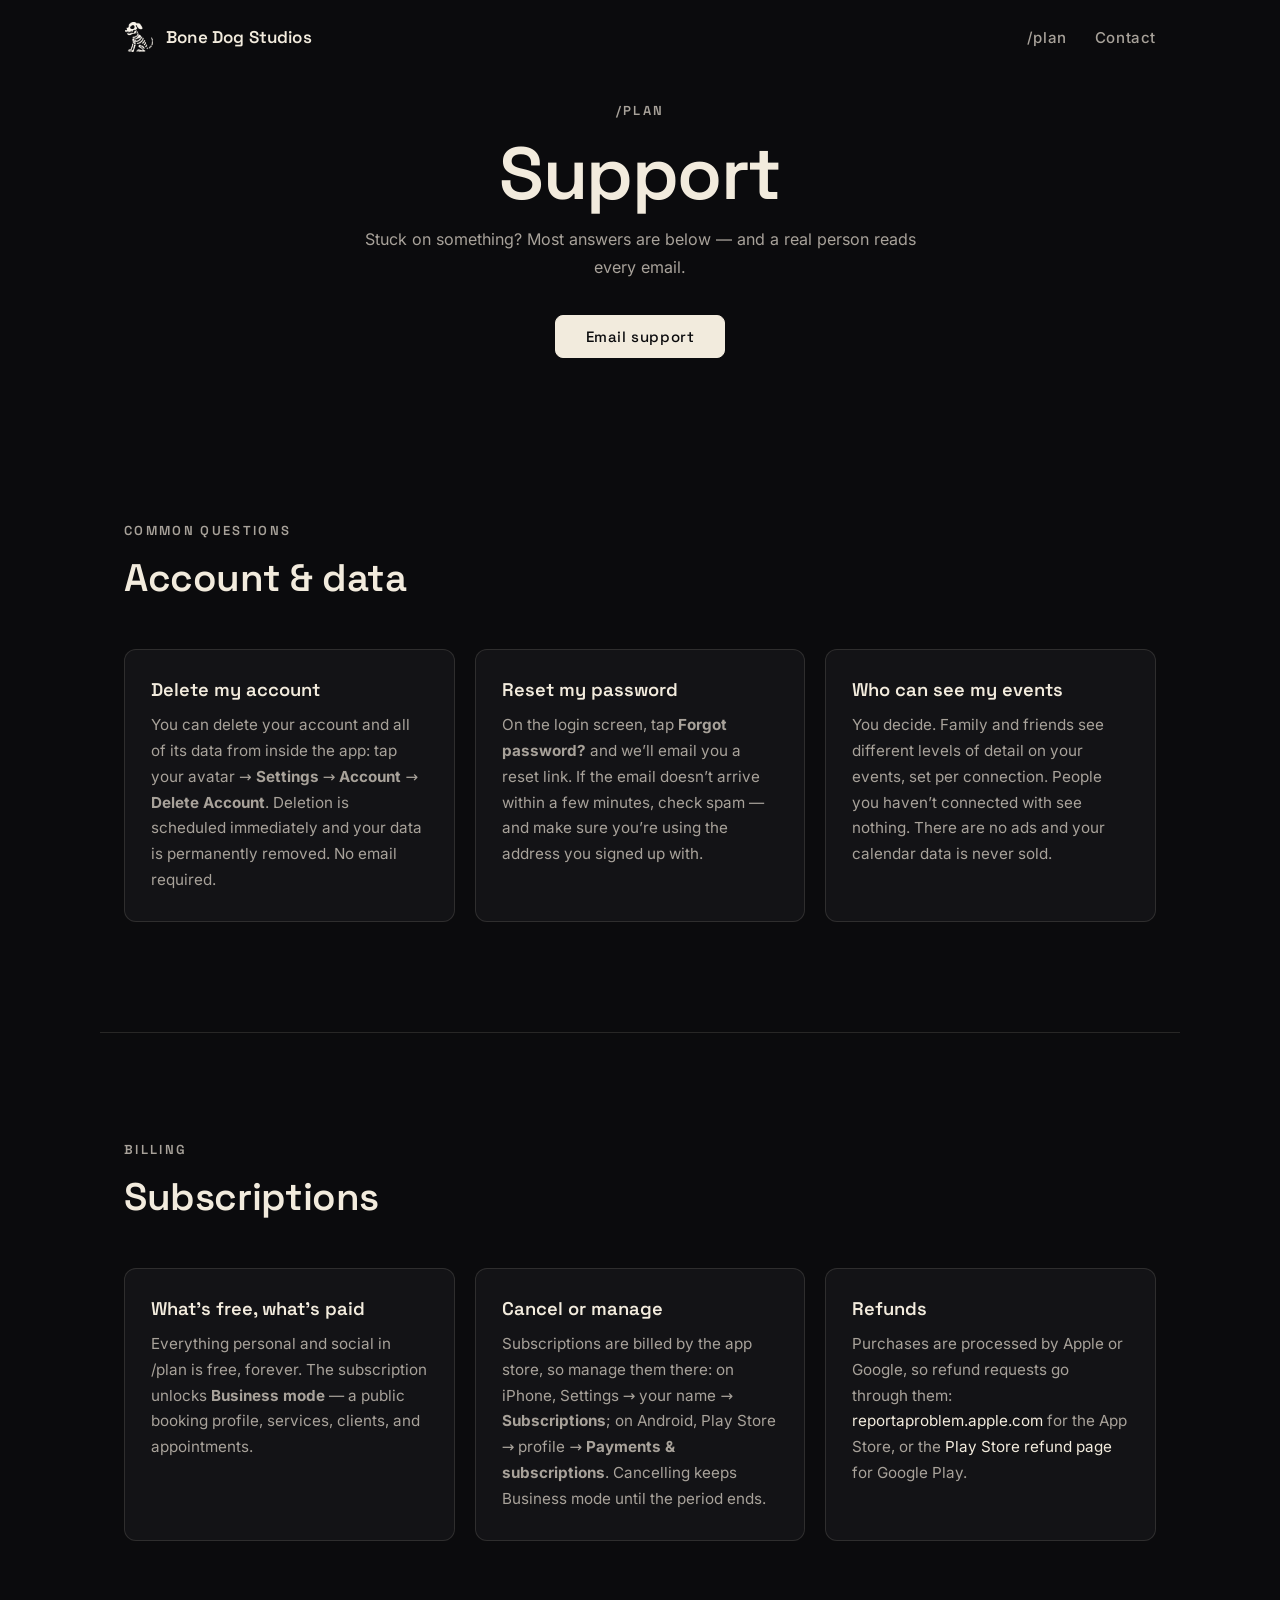
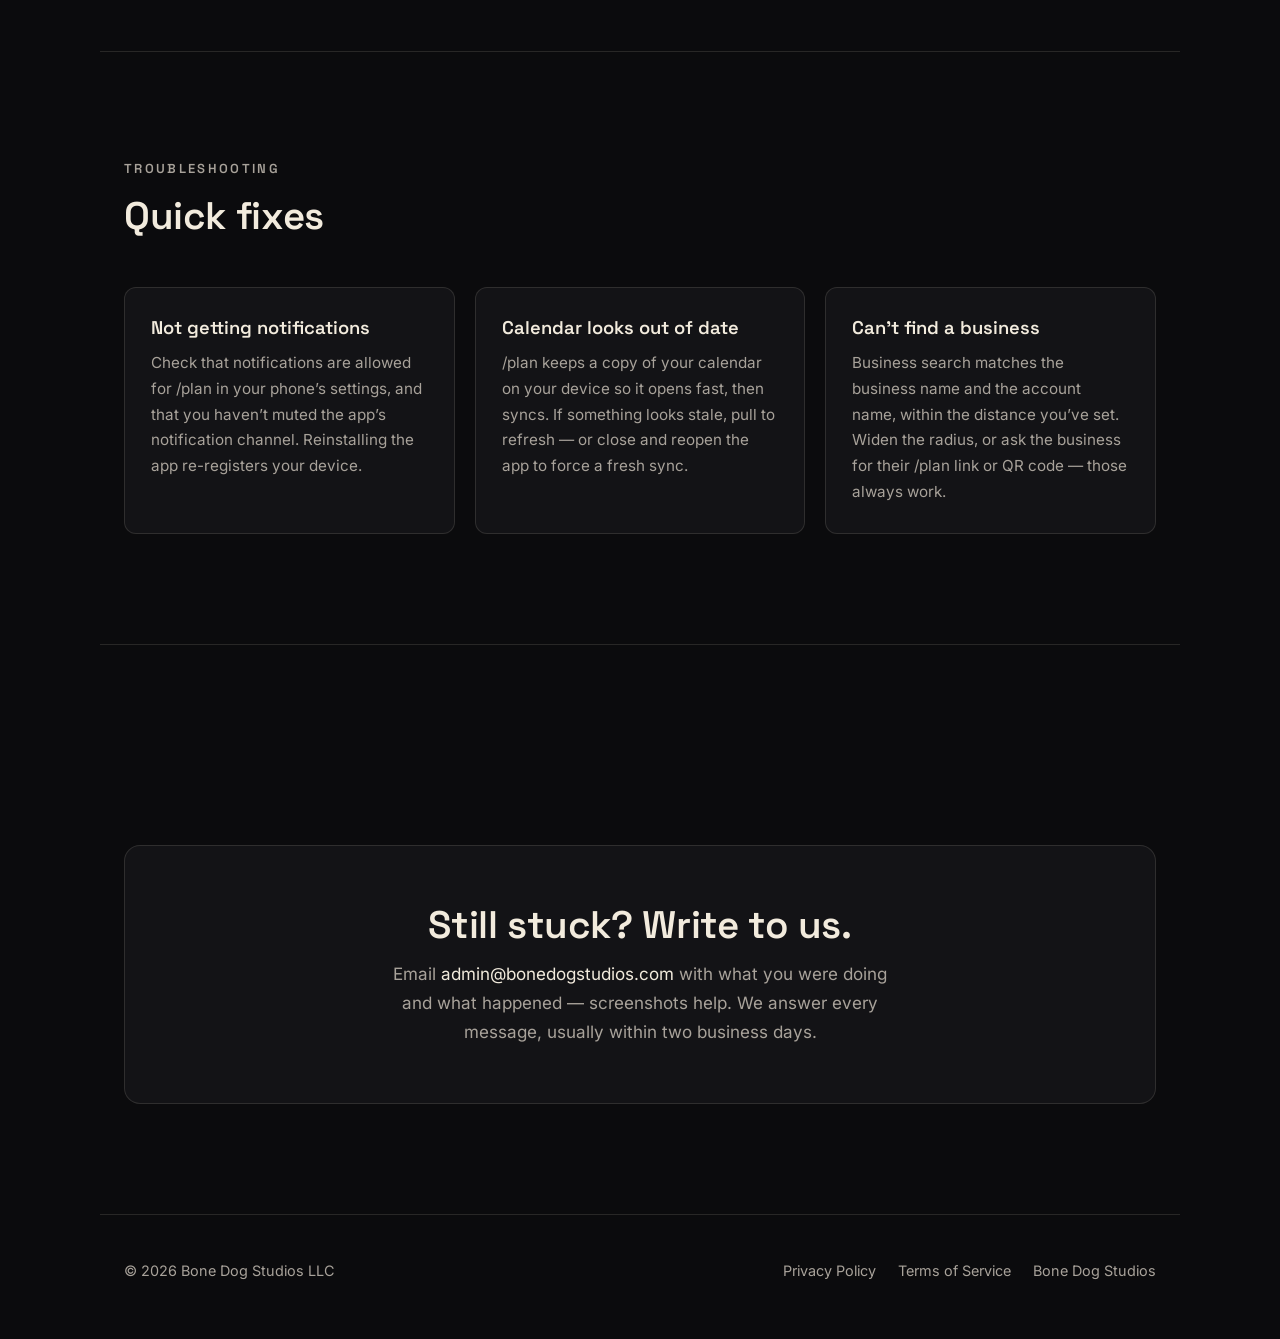
<file: plan/support/index.html>
<!DOCTYPE html>
<html lang="en">
<head>
  <meta charset="UTF-8">
  <meta name="viewport" content="width=device-width, initial-scale=1.0">
  <script>document.documentElement.classList.add("js");</script>
  <title>/plan Support | Bone Dog Studios</title>
  <meta name="description" content="Support for the /plan calendar app: contact, common questions, subscriptions, and account management.">
  <link rel="icon" type="image/png" sizes="32x32" href="/assets/img/favicon-32.png">
  <link rel="apple-touch-icon" href="/assets/img/favicon-180.png">
  <link rel="preload" href="/assets/fonts/space-grotesk-vf.woff2" as="font" type="font/woff2" crossorigin>
  <link rel="preload" href="/assets/fonts/inter-vf.woff2" as="font" type="font/woff2" crossorigin>
  <link rel="stylesheet" href="/assets/site.css?v=10">
  <meta property="og:title" content="/plan Support">
  <meta property="og:description" content="Help with the /plan calendar app: contact, subscriptions, and account management.">
</head>
<body>
  <a class="skip" href="#main">Skip to content</a>

  <header class="nav">
    <a class="brand" href="/">
      <img class="brand-mark" src="/assets/img/bone-dog-mark.png" alt="">
      Bone Dog Studios
    </a>
    <nav>
      <a href="/plan/">/plan</a>
      <a href="mailto:admin@bonedogstudios.com">Contact</a>
    </nav>
  </header>

  <main id="main">
    <section class="hero" style="min-height: 46svh;">
      <div class="hero-inner">
        <p class="section-kicker">/plan</p>
        <h1>Support</h1>
        <p class="sub">Stuck on something? Most answers are below &mdash; and a real person reads every email.</p>
        <a class="btn solid" href="mailto:admin@bonedogstudios.com?subject=/plan%20support">Email support</a>
      </div>
    </section>

    <section class="section reveal">
      <p class="section-kicker">Common questions</p>
      <h2>Account &amp; data</h2>
      <div class="grid-3">
        <div class="card">
          <h3>Delete my account</h3>
          <p>You can delete your account and all of its data from inside the app: tap your avatar &rarr; <strong>Settings</strong> &rarr; <strong>Account</strong> &rarr; <strong>Delete Account</strong>. Deletion is scheduled immediately and your data is permanently removed. No email required.</p>
        </div>
        <div class="card">
          <h3>Reset my password</h3>
          <p>On the login screen, tap <strong>Forgot password?</strong> and we&rsquo;ll email you a reset link. If the email doesn&rsquo;t arrive within a few minutes, check spam &mdash; and make sure you&rsquo;re using the address you signed up with.</p>
        </div>
        <div class="card">
          <h3>Who can see my events</h3>
          <p>You decide. Family and friends see different levels of detail on your events, set per connection. People you haven&rsquo;t connected with see nothing. There are no ads and your calendar data is never sold.</p>
        </div>
      </div>
    </section>

    <section class="section reveal">
      <p class="section-kicker">Billing</p>
      <h2>Subscriptions</h2>
      <div class="grid-3">
        <div class="card">
          <h3>What&rsquo;s free, what&rsquo;s paid</h3>
          <p>Everything personal and social in /plan is free, forever. The subscription unlocks <strong>Business mode</strong> &mdash; a public booking profile, services, clients, and appointments.</p>
        </div>
        <div class="card">
          <h3>Cancel or manage</h3>
          <p>Subscriptions are billed by the app store, so manage them there: on iPhone, Settings &rarr; your name &rarr; <strong>Subscriptions</strong>; on Android, Play Store &rarr; profile &rarr; <strong>Payments &amp; subscriptions</strong>. Cancelling keeps Business mode until the period ends.</p>
        </div>
        <div class="card">
          <h3>Refunds</h3>
          <p>Purchases are processed by Apple or Google, so refund requests go through them: <a href="https://reportaproblem.apple.com">reportaproblem.apple.com</a> for the App Store, or the <a href="https://support.google.com/googleplay/answer/2479637">Play Store refund page</a> for Google Play.</p>
        </div>
      </div>
    </section>

    <section class="section reveal">
      <p class="section-kicker">Troubleshooting</p>
      <h2>Quick fixes</h2>
      <div class="grid-3">
        <div class="card">
          <h3>Not getting notifications</h3>
          <p>Check that notifications are allowed for /plan in your phone&rsquo;s settings, and that you haven&rsquo;t muted the app&rsquo;s notification channel. Reinstalling the app re-registers your device.</p>
        </div>
        <div class="card">
          <h3>Calendar looks out of date</h3>
          <p>/plan keeps a copy of your calendar on your device so it opens fast, then syncs. If something looks stale, pull to refresh &mdash; or close and reopen the app to force a fresh sync.</p>
        </div>
        <div class="card">
          <h3>Can&rsquo;t find a business</h3>
          <p>Business search matches the business name and the account name, within the distance you&rsquo;ve set. Widen the radius, or ask the business for their /plan link or QR code &mdash; those always work.</p>
        </div>
      </div>
    </section>

    <section class="section reveal">
      <div class="cta-panel">
        <h2>Still stuck? Write to us.</h2>
        <p>Email <a href="mailto:admin@bonedogstudios.com?subject=/plan%20support">admin@bonedogstudios.com</a> with what you were doing and what happened &mdash; screenshots help. We answer every message, usually within two business days.</p>
      </div>
    </section>
  </main>

  <footer class="site-footer">
    <span>&copy; 2026 Bone Dog Studios LLC</span>
    <nav>
      <a href="/plan/privacy/">Privacy Policy</a>
      <a href="/plan/terms/">Terms of Service</a>
      <a href="/">Bone Dog Studios</a>
    </nav>
  </footer>

  <script src="/assets/sphere.js?v=6" defer></script>
</body>
</html>
</file>
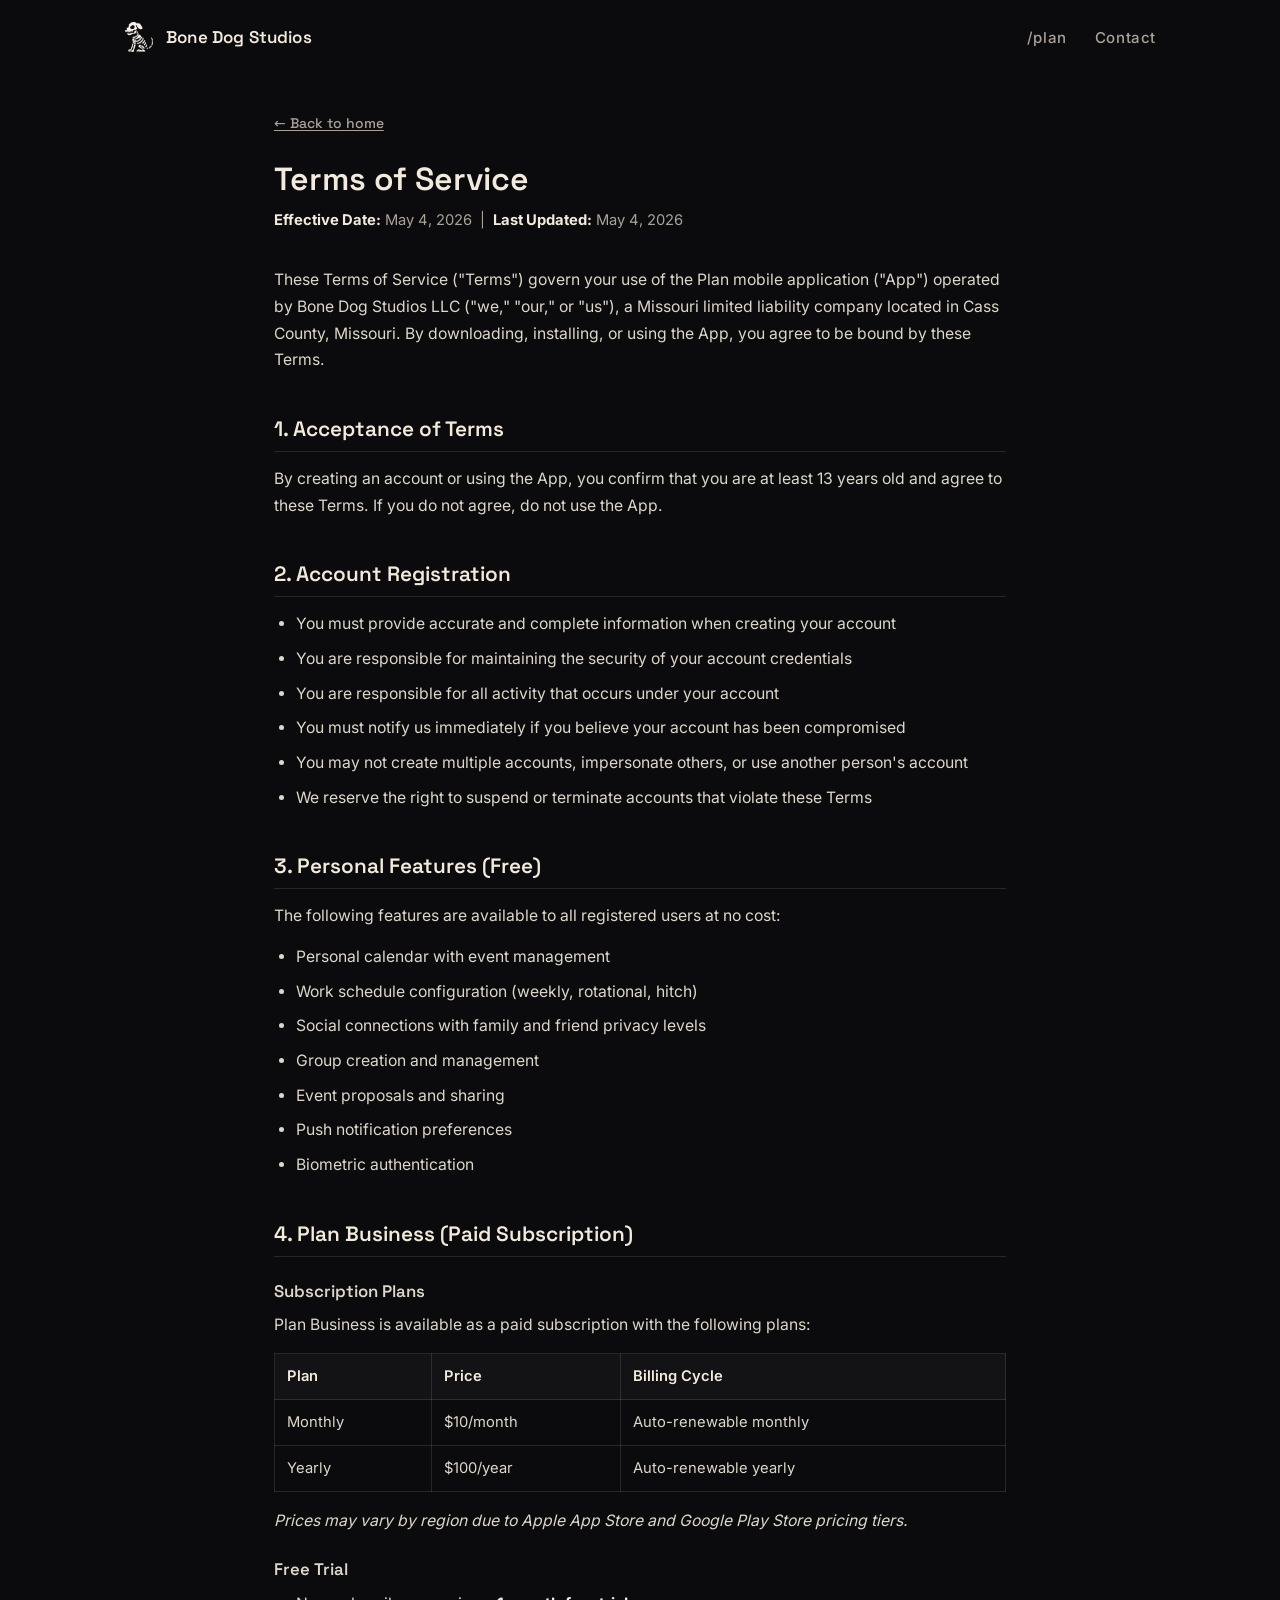
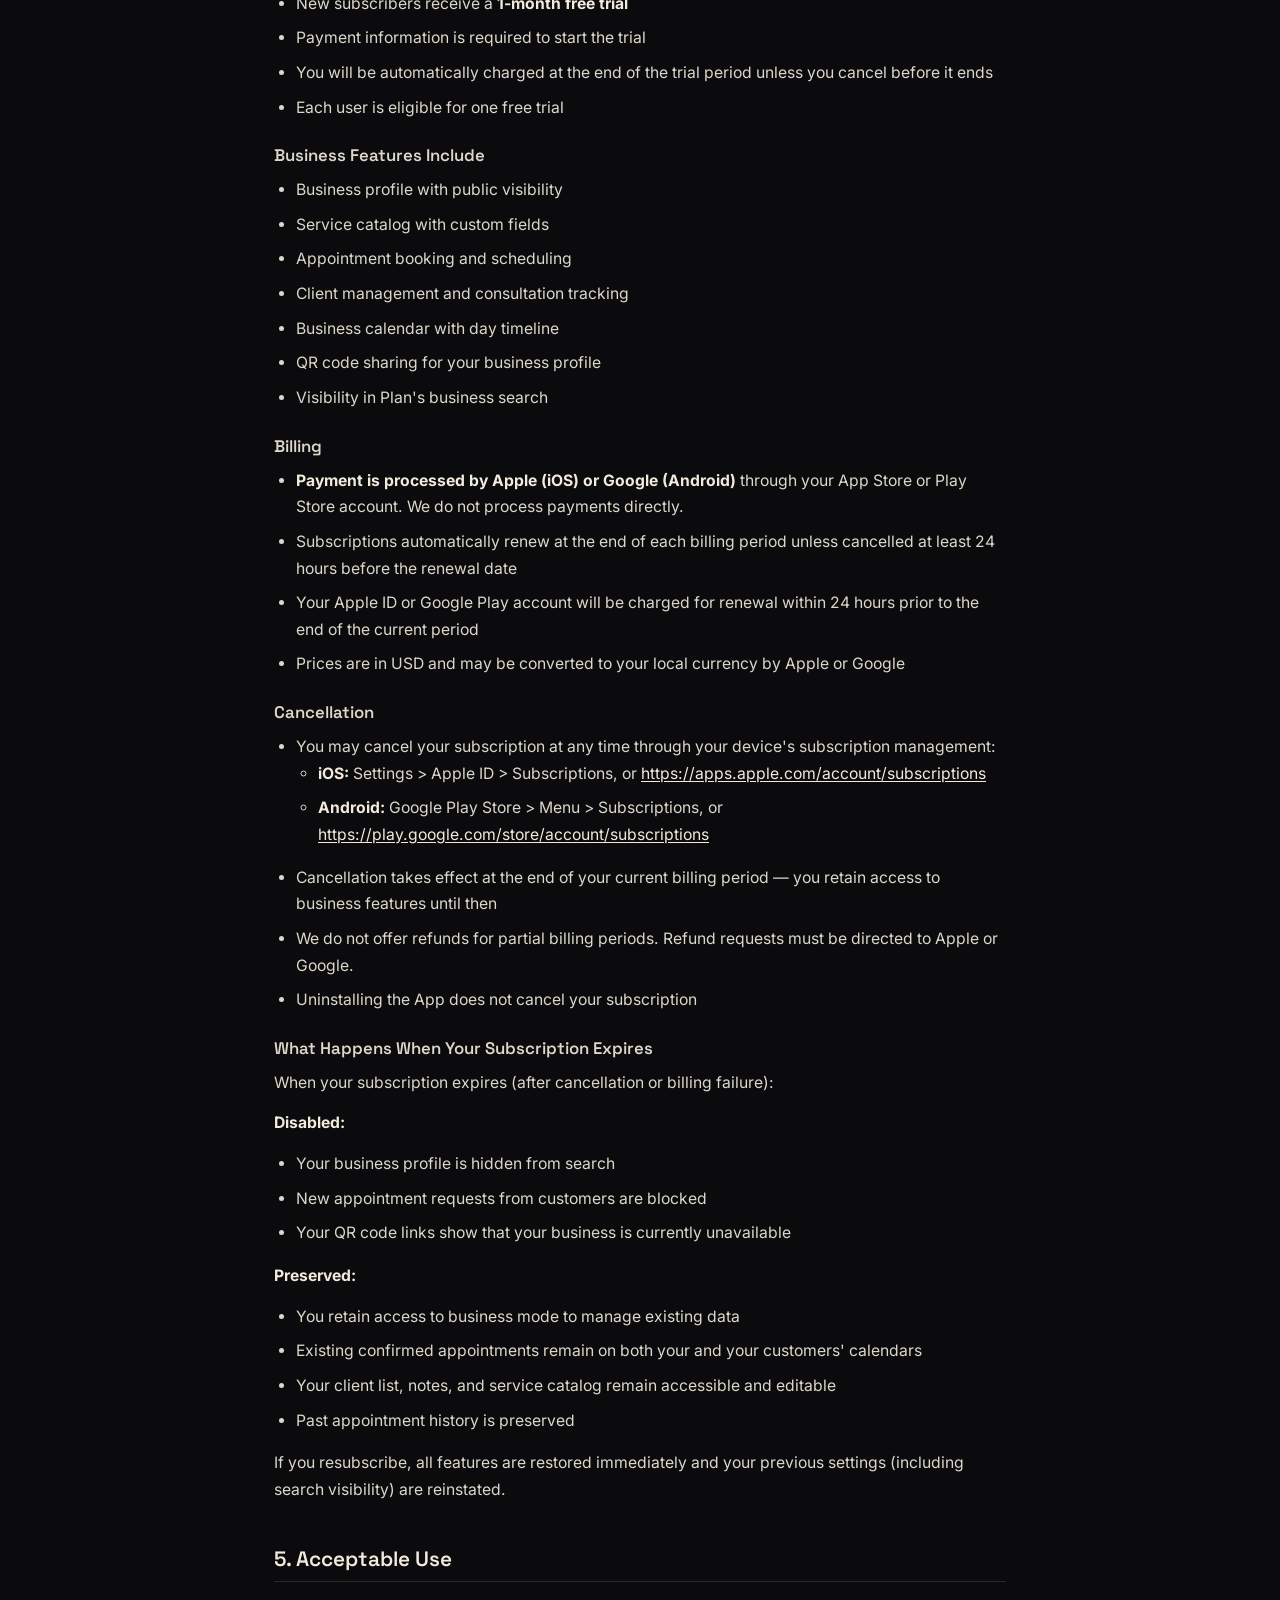
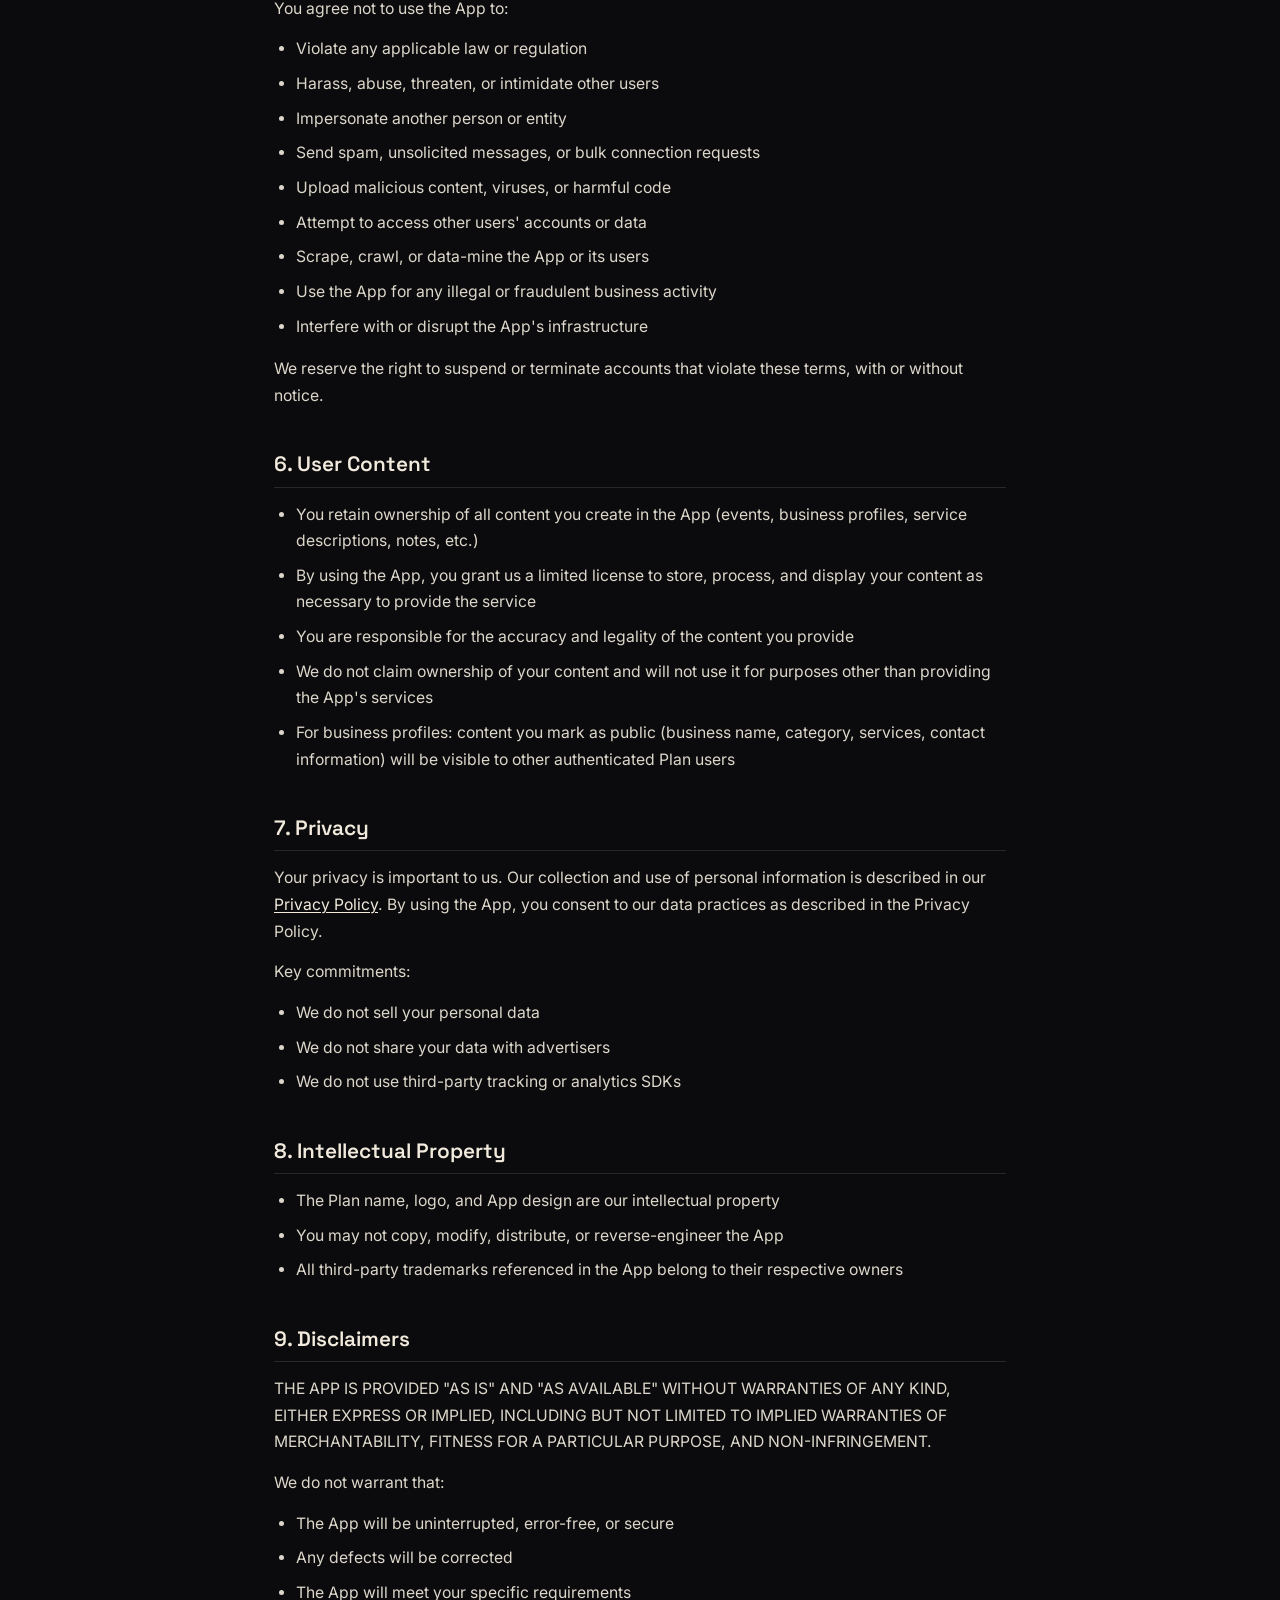
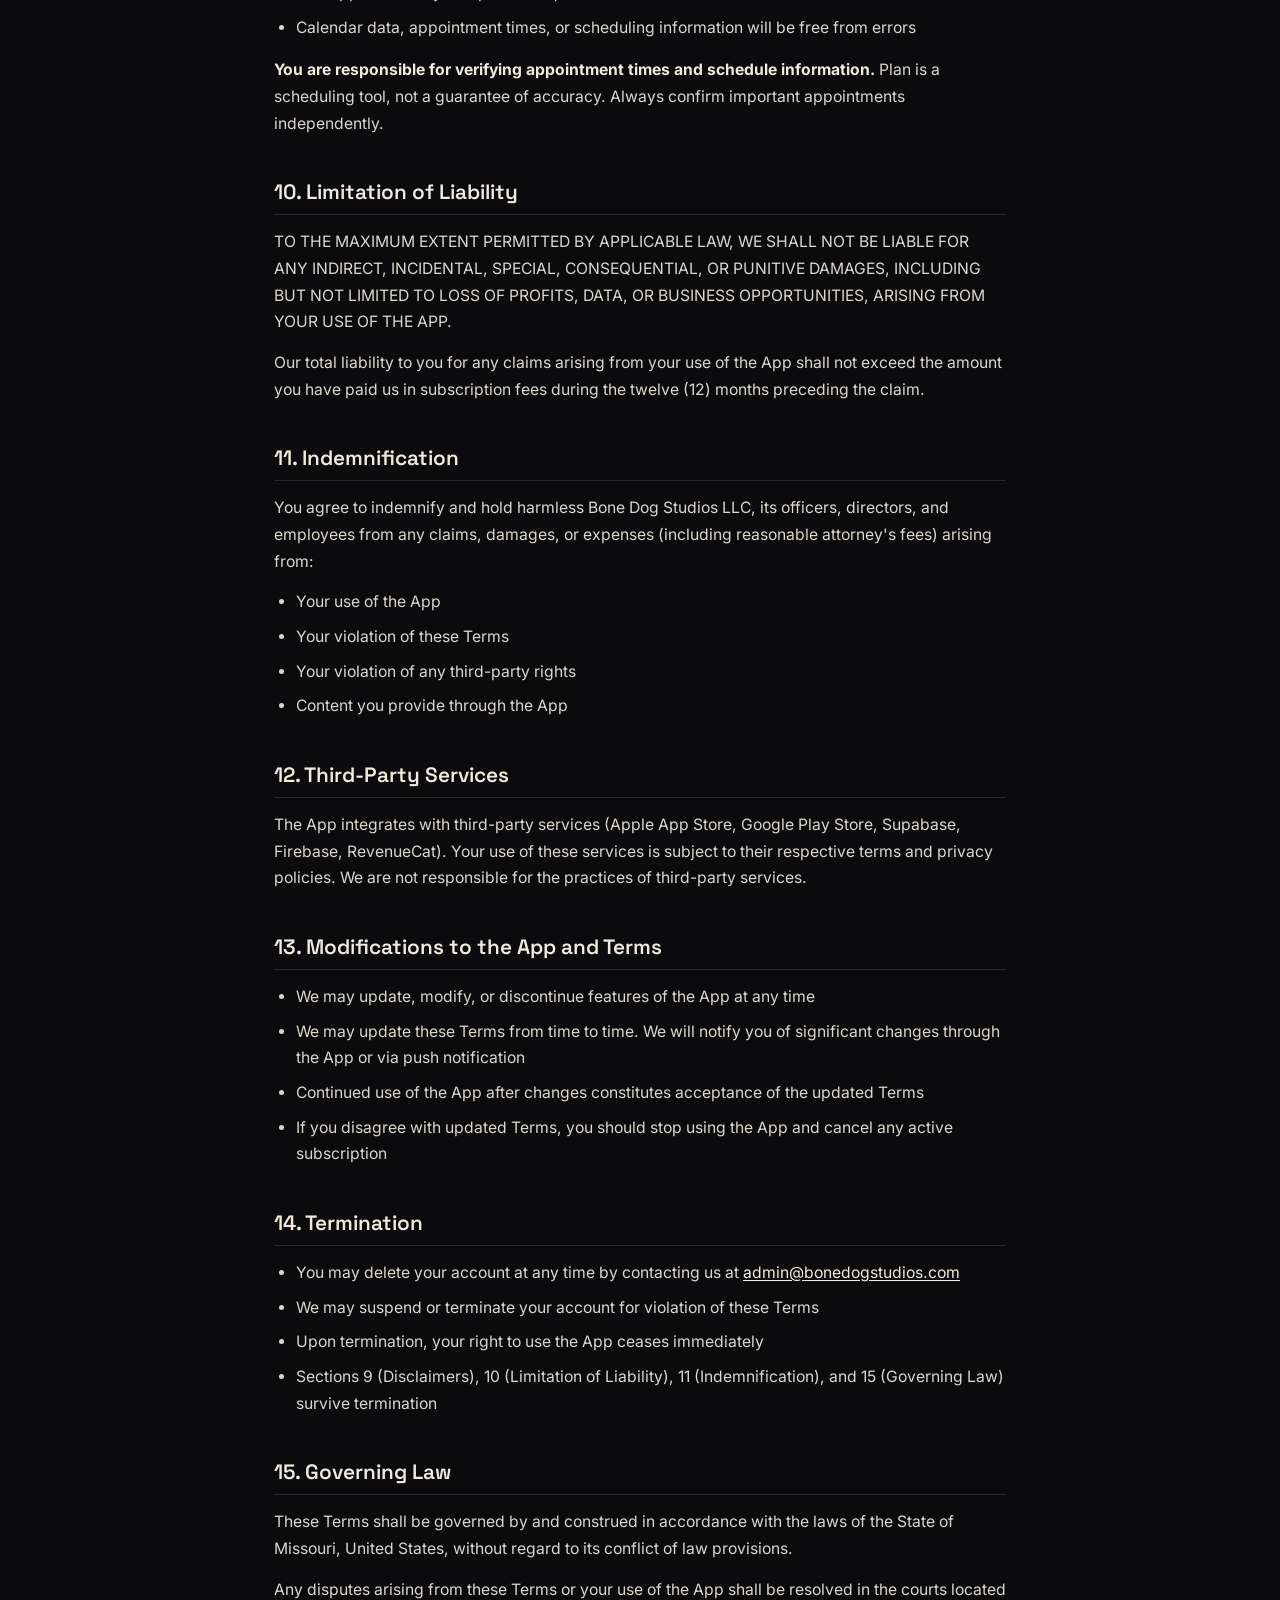
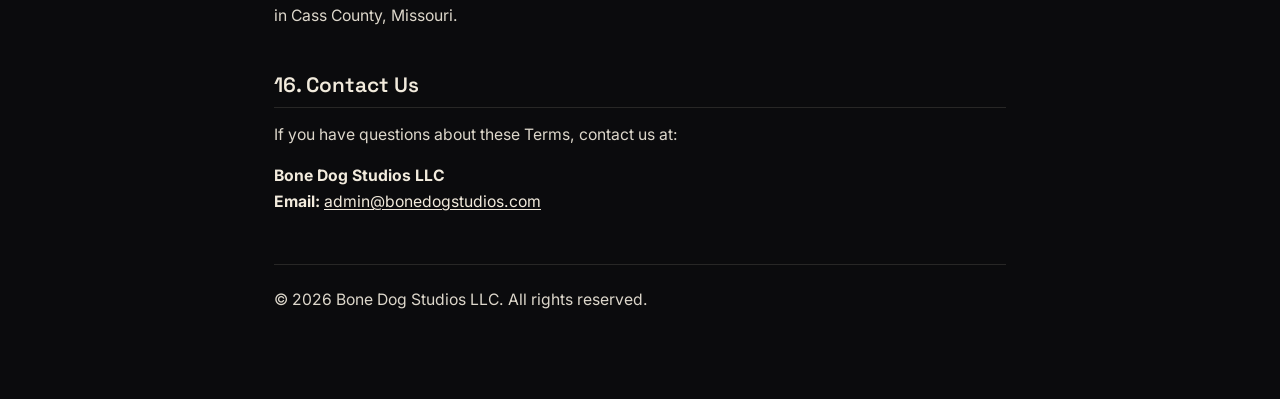
<file: plan/terms/index.html>
<!DOCTYPE html>
<html lang="en">
<head>
  <meta charset="UTF-8">
  <meta name="viewport" content="width=device-width, initial-scale=1.0">
  <title>Terms of Service &mdash; /plan</title>
  <link rel="icon" type="image/png" sizes="32x32" href="/assets/img/favicon-32.png">
  <link rel="apple-touch-icon" href="/assets/img/favicon-180.png">
  <link rel="preload" href="/assets/fonts/space-grotesk-vf.woff2" as="font" type="font/woff2" crossorigin>
  <link rel="preload" href="/assets/fonts/inter-vf.woff2" as="font" type="font/woff2" crossorigin>
  <link rel="stylesheet" href="/assets/site.css?v=10">
</head>
<body>
  <header class="nav flow">
    <a class="brand" href="/">
      <img class="brand-mark" src="/assets/img/bone-dog-mark.png" alt="">
      Bone Dog Studios
    </a>
    <nav>
      <a href="/plan/">/plan</a>
      <a href="mailto:admin@bonedogstudios.com">Contact</a>
    </nav>
  </header>
  <main class="container legal-content">
    <a href="/" class="back-link">&larr; Back to home</a>

    <h1>Terms of Service</h1>
    <p class="effective-date"><strong>Effective Date:</strong> May 4, 2026 &nbsp;|&nbsp; <strong>Last Updated:</strong> May 4, 2026</p>

    <p>These Terms of Service ("Terms") govern your use of the Plan mobile application ("App") operated by Bone Dog Studios LLC ("we," "our," or "us"), a Missouri limited liability company located in Cass County, Missouri. By downloading, installing, or using the App, you agree to be bound by these Terms.</p>

    <h2>1. Acceptance of Terms</h2>
    <p>By creating an account or using the App, you confirm that you are at least 13 years old and agree to these Terms. If you do not agree, do not use the App.</p>

    <h2>2. Account Registration</h2>
    <ul>
      <li>You must provide accurate and complete information when creating your account</li>
      <li>You are responsible for maintaining the security of your account credentials</li>
      <li>You are responsible for all activity that occurs under your account</li>
      <li>You must notify us immediately if you believe your account has been compromised</li>
      <li>You may not create multiple accounts, impersonate others, or use another person's account</li>
      <li>We reserve the right to suspend or terminate accounts that violate these Terms</li>
    </ul>

    <h2>3. Personal Features (Free)</h2>
    <p>The following features are available to all registered users at no cost:</p>
    <ul>
      <li>Personal calendar with event management</li>
      <li>Work schedule configuration (weekly, rotational, hitch)</li>
      <li>Social connections with family and friend privacy levels</li>
      <li>Group creation and management</li>
      <li>Event proposals and sharing</li>
      <li>Push notification preferences</li>
      <li>Biometric authentication</li>
    </ul>

    <h2>4. Plan Business (Paid Subscription)</h2>

    <h3>Subscription Plans</h3>
    <p>Plan Business is available as a paid subscription with the following plans:</p>
    <table>
      <thead>
        <tr>
          <th>Plan</th>
          <th>Price</th>
          <th>Billing Cycle</th>
        </tr>
      </thead>
      <tbody>
        <tr>
          <td>Monthly</td>
          <td>$10/month</td>
          <td>Auto-renewable monthly</td>
        </tr>
        <tr>
          <td>Yearly</td>
          <td>$100/year</td>
          <td>Auto-renewable yearly</td>
        </tr>
      </tbody>
    </table>
    <p><em>Prices may vary by region due to Apple App Store and Google Play Store pricing tiers.</em></p>

    <h3>Free Trial</h3>
    <ul>
      <li>New subscribers receive a <strong>1-month free trial</strong></li>
      <li>Payment information is required to start the trial</li>
      <li>You will be automatically charged at the end of the trial period unless you cancel before it ends</li>
      <li>Each user is eligible for one free trial</li>
    </ul>

    <h3>Business Features Include</h3>
    <ul>
      <li>Business profile with public visibility</li>
      <li>Service catalog with custom fields</li>
      <li>Appointment booking and scheduling</li>
      <li>Client management and consultation tracking</li>
      <li>Business calendar with day timeline</li>
      <li>QR code sharing for your business profile</li>
      <li>Visibility in Plan's business search</li>
    </ul>

    <h3>Billing</h3>
    <ul>
      <li><strong>Payment is processed by Apple (iOS) or Google (Android)</strong> through your App Store or Play Store account. We do not process payments directly.</li>
      <li>Subscriptions automatically renew at the end of each billing period unless cancelled at least 24 hours before the renewal date</li>
      <li>Your Apple ID or Google Play account will be charged for renewal within 24 hours prior to the end of the current period</li>
      <li>Prices are in USD and may be converted to your local currency by Apple or Google</li>
    </ul>

    <h3>Cancellation</h3>
    <ul>
      <li>You may cancel your subscription at any time through your device's subscription management:
        <ul>
          <li><strong>iOS:</strong> Settings &gt; Apple ID &gt; Subscriptions, or <a href="https://apps.apple.com/account/subscriptions">https://apps.apple.com/account/subscriptions</a></li>
          <li><strong>Android:</strong> Google Play Store &gt; Menu &gt; Subscriptions, or <a href="https://play.google.com/store/account/subscriptions">https://play.google.com/store/account/subscriptions</a></li>
        </ul>
      </li>
      <li>Cancellation takes effect at the end of your current billing period &mdash; you retain access to business features until then</li>
      <li>We do not offer refunds for partial billing periods. Refund requests must be directed to Apple or Google.</li>
      <li>Uninstalling the App does not cancel your subscription</li>
    </ul>

    <h3>What Happens When Your Subscription Expires</h3>
    <p>When your subscription expires (after cancellation or billing failure):</p>
    <p><strong>Disabled:</strong></p>
    <ul>
      <li>Your business profile is hidden from search</li>
      <li>New appointment requests from customers are blocked</li>
      <li>Your QR code links show that your business is currently unavailable</li>
    </ul>
    <p><strong>Preserved:</strong></p>
    <ul>
      <li>You retain access to business mode to manage existing data</li>
      <li>Existing confirmed appointments remain on both your and your customers' calendars</li>
      <li>Your client list, notes, and service catalog remain accessible and editable</li>
      <li>Past appointment history is preserved</li>
    </ul>
    <p>If you resubscribe, all features are restored immediately and your previous settings (including search visibility) are reinstated.</p>

    <h2>5. Acceptable Use</h2>
    <p>You agree not to use the App to:</p>
    <ul>
      <li>Violate any applicable law or regulation</li>
      <li>Harass, abuse, threaten, or intimidate other users</li>
      <li>Impersonate another person or entity</li>
      <li>Send spam, unsolicited messages, or bulk connection requests</li>
      <li>Upload malicious content, viruses, or harmful code</li>
      <li>Attempt to access other users' accounts or data</li>
      <li>Scrape, crawl, or data-mine the App or its users</li>
      <li>Use the App for any illegal or fraudulent business activity</li>
      <li>Interfere with or disrupt the App's infrastructure</li>
    </ul>
    <p>We reserve the right to suspend or terminate accounts that violate these terms, with or without notice.</p>

    <h2>6. User Content</h2>
    <ul>
      <li>You retain ownership of all content you create in the App (events, business profiles, service descriptions, notes, etc.)</li>
      <li>By using the App, you grant us a limited license to store, process, and display your content as necessary to provide the service</li>
      <li>You are responsible for the accuracy and legality of the content you provide</li>
      <li>We do not claim ownership of your content and will not use it for purposes other than providing the App's services</li>
      <li>For business profiles: content you mark as public (business name, category, services, contact information) will be visible to other authenticated Plan users</li>
    </ul>

    <h2>7. Privacy</h2>
    <p>Your privacy is important to us. Our collection and use of personal information is described in our <a href="/plan/privacy">Privacy Policy</a>. By using the App, you consent to our data practices as described in the Privacy Policy.</p>
    <p>Key commitments:</p>
    <ul>
      <li>We do not sell your personal data</li>
      <li>We do not share your data with advertisers</li>
      <li>We do not use third-party tracking or analytics SDKs</li>
    </ul>

    <h2>8. Intellectual Property</h2>
    <ul>
      <li>The Plan name, logo, and App design are our intellectual property</li>
      <li>You may not copy, modify, distribute, or reverse-engineer the App</li>
      <li>All third-party trademarks referenced in the App belong to their respective owners</li>
    </ul>

    <h2>9. Disclaimers</h2>
    <p>THE APP IS PROVIDED "AS IS" AND "AS AVAILABLE" WITHOUT WARRANTIES OF ANY KIND, EITHER EXPRESS OR IMPLIED, INCLUDING BUT NOT LIMITED TO IMPLIED WARRANTIES OF MERCHANTABILITY, FITNESS FOR A PARTICULAR PURPOSE, AND NON-INFRINGEMENT.</p>
    <p>We do not warrant that:</p>
    <ul>
      <li>The App will be uninterrupted, error-free, or secure</li>
      <li>Any defects will be corrected</li>
      <li>The App will meet your specific requirements</li>
      <li>Calendar data, appointment times, or scheduling information will be free from errors</li>
    </ul>
    <p><strong>You are responsible for verifying appointment times and schedule information.</strong> Plan is a scheduling tool, not a guarantee of accuracy. Always confirm important appointments independently.</p>

    <h2>10. Limitation of Liability</h2>
    <p>TO THE MAXIMUM EXTENT PERMITTED BY APPLICABLE LAW, WE SHALL NOT BE LIABLE FOR ANY INDIRECT, INCIDENTAL, SPECIAL, CONSEQUENTIAL, OR PUNITIVE DAMAGES, INCLUDING BUT NOT LIMITED TO LOSS OF PROFITS, DATA, OR BUSINESS OPPORTUNITIES, ARISING FROM YOUR USE OF THE APP.</p>
    <p>Our total liability to you for any claims arising from your use of the App shall not exceed the amount you have paid us in subscription fees during the twelve (12) months preceding the claim.</p>

    <h2>11. Indemnification</h2>
    <p>You agree to indemnify and hold harmless Bone Dog Studios LLC, its officers, directors, and employees from any claims, damages, or expenses (including reasonable attorney's fees) arising from:</p>
    <ul>
      <li>Your use of the App</li>
      <li>Your violation of these Terms</li>
      <li>Your violation of any third-party rights</li>
      <li>Content you provide through the App</li>
    </ul>

    <h2>12. Third-Party Services</h2>
    <p>The App integrates with third-party services (Apple App Store, Google Play Store, Supabase, Firebase, RevenueCat). Your use of these services is subject to their respective terms and privacy policies. We are not responsible for the practices of third-party services.</p>

    <h2>13. Modifications to the App and Terms</h2>
    <ul>
      <li>We may update, modify, or discontinue features of the App at any time</li>
      <li>We may update these Terms from time to time. We will notify you of significant changes through the App or via push notification</li>
      <li>Continued use of the App after changes constitutes acceptance of the updated Terms</li>
      <li>If you disagree with updated Terms, you should stop using the App and cancel any active subscription</li>
    </ul>

    <h2>14. Termination</h2>
    <ul>
      <li>You may delete your account at any time by contacting us at <a href="mailto:admin@bonedogstudios.com">admin@bonedogstudios.com</a></li>
      <li>We may suspend or terminate your account for violation of these Terms</li>
      <li>Upon termination, your right to use the App ceases immediately</li>
      <li>Sections 9 (Disclaimers), 10 (Limitation of Liability), 11 (Indemnification), and 15 (Governing Law) survive termination</li>
    </ul>

    <h2>15. Governing Law</h2>
    <p>These Terms shall be governed by and construed in accordance with the laws of the State of Missouri, United States, without regard to its conflict of law provisions.</p>
    <p>Any disputes arising from these Terms or your use of the App shall be resolved in the courts located in Cass County, Missouri.</p>

    <h2>16. Contact Us</h2>
    <p>If you have questions about these Terms, contact us at:</p>
    <p><strong>Bone Dog Studios LLC</strong><br>
    <strong>Email:</strong> <a href="mailto:admin@bonedogstudios.com">admin@bonedogstudios.com</a></p>

    <footer>
      <p>&copy; 2026 Bone Dog Studios LLC. All rights reserved.</p>
    </footer>
  </main>
</body>
</html>
</file>
<file: assets/site.css>
/* Bone Dog Studios — site design system. Every page loads this, legal pages
   included; the old style.css was deleted in the 2026-07-07 redesign.
   Mirrored to claude.ai/design — see design-system/README.md. */

@font-face {
  font-family: "Space Grotesk";
  src: url("/assets/fonts/space-grotesk-vf.woff2") format("woff2-variations");
  font-weight: 300 700;
  font-display: swap;
}
@font-face {
  font-family: "Inter";
  src: url("/assets/fonts/inter-vf.woff2") format("woff2-variations");
  font-weight: 100 900;
  font-display: swap;
}

:root {
  --bg: #0B0B0D;
  --bg-raised: #131316;
  --bone: #F2EBDD;
  --ink: #DDD7CB;
  --muted: #A8A29A;
  --line: rgba(242, 235, 221, 0.12);
  --line-strong: rgba(242, 235, 221, 0.25);
  --display: "Space Grotesk", system-ui, sans-serif;
  --body: "Inter", system-ui, -apple-system, "Segoe UI", sans-serif;
  --max: 1080px;
}

* { margin: 0; padding: 0; box-sizing: border-box; }
html { scroll-behavior: smooth; }
body {
  background: var(--bg);
  color: var(--ink);
  font: 400 17px/1.7 var(--body);
  -webkit-font-smoothing: antialiased;
}
::selection { background: var(--bone); color: var(--bg); }

a { color: var(--bone); text-decoration: none; }
img { max-width: 100%; display: block; }

.skip {
  position: absolute; left: -9999px; top: 0;
  background: var(--bone); color: var(--bg); padding: 8px 16px; z-index: 100;
}
.skip:focus { left: 0; }

/* ---------- Nav ---------- */
.nav {
  position: absolute; top: 0; left: 0; right: 0; z-index: 10;
  display: flex; align-items: center; justify-content: space-between;
  max-width: var(--max); margin: 0 auto; padding: 22px 24px;
}
.nav.flow { position: static; } /* pages without a hero (legal) */
.brand {
  display: flex; align-items: center; gap: 12px;
  font: 600 17px/1 var(--display); color: var(--bone); letter-spacing: 0.01em;
}
.brand-mark { width: 30px; height: 30px; object-fit: contain; }
.nav nav { display: flex; gap: 28px; }
.nav nav a {
  font: 500 15px/1 var(--body); color: var(--muted);
  letter-spacing: 0.04em; /* no uppercase: "plan" must stay lowercase */
  transition: color 0.2s;
}
.nav nav a:hover { color: var(--bone); }

/* ---------- Hero ---------- */
.hero {
  position: relative; min-height: 100svh;
  display: flex; align-items: center; justify-content: center;
  overflow: hidden; text-align: center;
}
#sphere {
  position: absolute; inset: 0; width: 100%; height: 100%;
  touch-action: pan-y; /* vertical scroll always wins on touch */
  cursor: grab;
}
.hero-inner {
  position: relative; z-index: 2; padding: 96px 24px 48px;
  pointer-events: none; /* let the sphere receive drags... */
}
.hero-inner a { pointer-events: auto; } /* ...but keep links clickable */
.hero-logo {
  width: 132px; margin: 0 auto 28px;
  filter: drop-shadow(0 0 36px rgba(242, 235, 221, 0.16)); /* faint bone glow */
}
.hero-logo.app-logo { width: 96px; margin: 26px auto 26px; }
.hero h1 {
  font: 600 clamp(2.6rem, 7vw, 4.6rem)/1.05 var(--display);
  color: var(--bone); letter-spacing: -0.02em;
}
.tagline {
  margin-top: 18px;
  font: 500 clamp(1.05rem, 2.4vw, 1.35rem)/1.4 var(--display);
  color: var(--ink);
}
.sub {
  max-width: 560px; margin: 14px auto 0;
  color: var(--muted); font-size: 1rem;
}
.btn {
  display: inline-block; margin-top: 34px; padding: 13px 30px;
  border: 1px solid var(--line-strong); border-radius: 8px;
  font: 500 15px/1 var(--display); letter-spacing: 0.04em;
  color: var(--bone); transition: background 0.2s, border-color 0.2s;
}
.btn:hover { background: rgba(242, 235, 221, 0.08); border-color: var(--bone); }
.btn.solid { background: var(--bone); color: var(--bg); border-color: var(--bone); }
.btn.solid:hover { background: #fff; }

/* ---------- Sections ---------- */
.section { max-width: var(--max); margin: 0 auto; padding: 110px 24px; }
.section + .section { border-top: 1px solid var(--line); }
.section-kicker {
  font: 600 13px/1 var(--display); letter-spacing: 0.18em;
  text-transform: uppercase; color: var(--muted); margin-bottom: 18px;
}
.section h2 {
  font: 600 clamp(1.7rem, 4vw, 2.4rem)/1.2 var(--display);
  color: var(--bone); letter-spacing: -0.01em; margin-bottom: 20px;
  max-width: 640px;
}
.section > p { max-width: 640px; color: var(--muted); }

.grid-3 {
  display: grid; grid-template-columns: repeat(3, 1fr);
  gap: 20px; margin-top: 48px;
}
.card {
  background: var(--bg-raised); border: 1px solid var(--line);
  border-radius: 12px; padding: 28px 26px;
}
.card h3 {
  font: 600 1.15rem/1.3 var(--display); color: var(--bone); margin-bottom: 10px;
}
.card p { color: var(--muted); font-size: 0.95rem; }

/* ---------- Product card (homepage) ---------- */
.product-card {
  display: flex; align-items: center; justify-content: space-between; gap: 24px;
  margin-top: 48px; padding: 34px 32px;
  background: var(--bg-raised); border: 1px solid var(--line); border-radius: 14px;
  transition: border-color 0.2s, transform 0.2s;
}
.product-card:hover { border-color: var(--line-strong); transform: translateY(-2px); }
.product-logo { width: 64px; flex-shrink: 0; }
.product-card p { color: var(--muted); max-width: 520px; }
.product-card .go { font: 500 15px/1 var(--display); color: var(--muted); white-space: nowrap; }
.product-card:hover .go { color: var(--bone); }

/* ---------- Plan page ---------- */
.wordmark {
  font: 600 clamp(3.2rem, 9vw, 5.5rem)/1 var(--display);
  color: var(--bone); letter-spacing: -0.03em;
}
.phones {
  display: grid; grid-template-columns: repeat(3, 1fr);
  gap: 28px; margin-top: 56px; justify-items: center;
}
.shot {
  width: min(100%, 290px);
  filter: drop-shadow(0 26px 50px rgba(0, 0, 0, 0.55));
}

.cta-panel {
  margin-top: 90px; padding: 56px 32px; text-align: center;
  background: var(--bg-raised); border: 1px solid var(--line); border-radius: 16px;
}
.cta-panel h2 { margin: 0 auto 12px; }
.cta-panel p { margin: 0 auto; max-width: 520px; color: var(--muted); }

/* Store buttons: a wrapping row of .btn, used by the /plan call to action and
   by the deep-link fallback in 404.html. */
.store-row {
  display: flex; flex-wrap: wrap; gap: 12px; justify-content: center;
  margin-top: 26px;
}
.store-row .btn { margin-top: 0; }
/* Official store badges (Apple and Google artwork, unaltered, self-hosted so
   the site makes no third-party requests for them; the only outside call is
   the appointment page's to /plan's own server). Apple's rules: at least
   40 px tall, clear space of a quarter of the height, one Apple badge per
   layout. Google's: at least 28 px tall, clear space of a quarter. The
   Google PNG carries its own transparent margin, so it is drawn taller to
   put its visible badge at the same height as Apple's. */
.store-row .store-badge { display: inline-block; line-height: 0; }
.store-row .store-badge img { display: block; height: 48px; width: auto; }
.store-row .store-badge.google img { height: 72px; margin: -12px 0; }
.store-note { font-size: 13px; margin-top: 16px; color: var(--muted); }
.cta-panel .store-note { margin-top: 20px; }

/* ---------- Footer ---------- */
.site-footer {
  border-top: 1px solid var(--line);
  max-width: var(--max); margin: 0 auto;
  padding: 44px 24px 56px;
  display: flex; flex-wrap: wrap; gap: 18px 40px;
  align-items: center; justify-content: space-between;
  color: var(--muted); font-size: 0.9rem;
}
.site-footer nav { display: flex; flex-wrap: wrap; gap: 22px; }
.site-footer a { color: var(--muted); transition: color 0.2s; }
.site-footer a:hover { color: var(--bone); }

/* ---------- Legal pages (privacy / terms) ---------- */
.legal-content { max-width: 780px; margin: 0 auto; padding: 34px 24px 72px; }
.legal-content .back-link {
  display: inline-block; margin-bottom: 30px;
  color: var(--muted); font: 500 14px/1 var(--display);
}
.legal-content .back-link:hover { color: var(--bone); }
.legal-content h1 { font: 600 2rem/1.2 var(--display); color: var(--bone); margin-bottom: 10px; }
.legal-content .effective-date { color: var(--muted); font-size: 0.92rem; margin-bottom: 34px; }
.legal-content h2 {
  font: 600 1.3rem/1.3 var(--display); color: var(--bone);
  margin: 42px 0 14px; padding-bottom: 8px; border-bottom: 1px solid var(--line);
}
.legal-content h3 { font: 600 1.05rem/1.3 var(--display); color: var(--ink); margin: 24px 0 10px; }
.legal-content p { margin-bottom: 14px; color: var(--ink); font-size: 0.98rem; }
.legal-content ul, .legal-content ol { margin: 0 0 16px; padding-left: 22px; color: var(--ink); font-size: 0.98rem; }
.legal-content li { margin-bottom: 8px; }
.legal-content strong { color: var(--bone); }
.legal-content a { text-decoration: underline; text-underline-offset: 2px; }
.legal-content table { width: 100%; border-collapse: collapse; margin-bottom: 16px; font-size: 0.92rem; }
.legal-content th, .legal-content td { padding: 10px 12px; text-align: left; border: 1px solid var(--line); color: var(--ink); }
.legal-content th { background: var(--bg-raised); color: var(--bone); font-weight: 600; }
.legal-content footer {
  margin-top: 48px; padding-top: 22px; border-top: 1px solid var(--line);
  color: var(--muted); font-size: 0.9rem;
}

/* ---------- Reveal animation ----------
   Hidden state only applies when JS is running (html.js set inline in <head>),
   so content stays visible with JS off, in print, and in readers. */
html.js .reveal { opacity: 0; transform: translateY(24px); transition: opacity 0.7s ease, transform 0.7s ease; }
html.js .reveal.is-visible { opacity: 1; transform: none; }
@media print {
  html.js .reveal { opacity: 1; transform: none; }
}

@media (prefers-reduced-motion: reduce) {
  html { scroll-behavior: auto; }
  html.js .reveal { opacity: 1; transform: none; transition: none; }
  .product-card, .product-card:hover { transform: none; }
}

/* ---------- Responsive ---------- */
@media (max-width: 860px) {
  .grid-3, .phones { grid-template-columns: 1fr; }
  .phones { max-width: 300px; margin-left: auto; margin-right: auto; }
  .shot:nth-child(n+2) { display: none; } /* one screenshot on small screens */
  .product-card { flex-direction: column; align-items: flex-start; }
  .section { padding: 72px 24px; }
  .nav nav { gap: 18px; }
}
</file>
